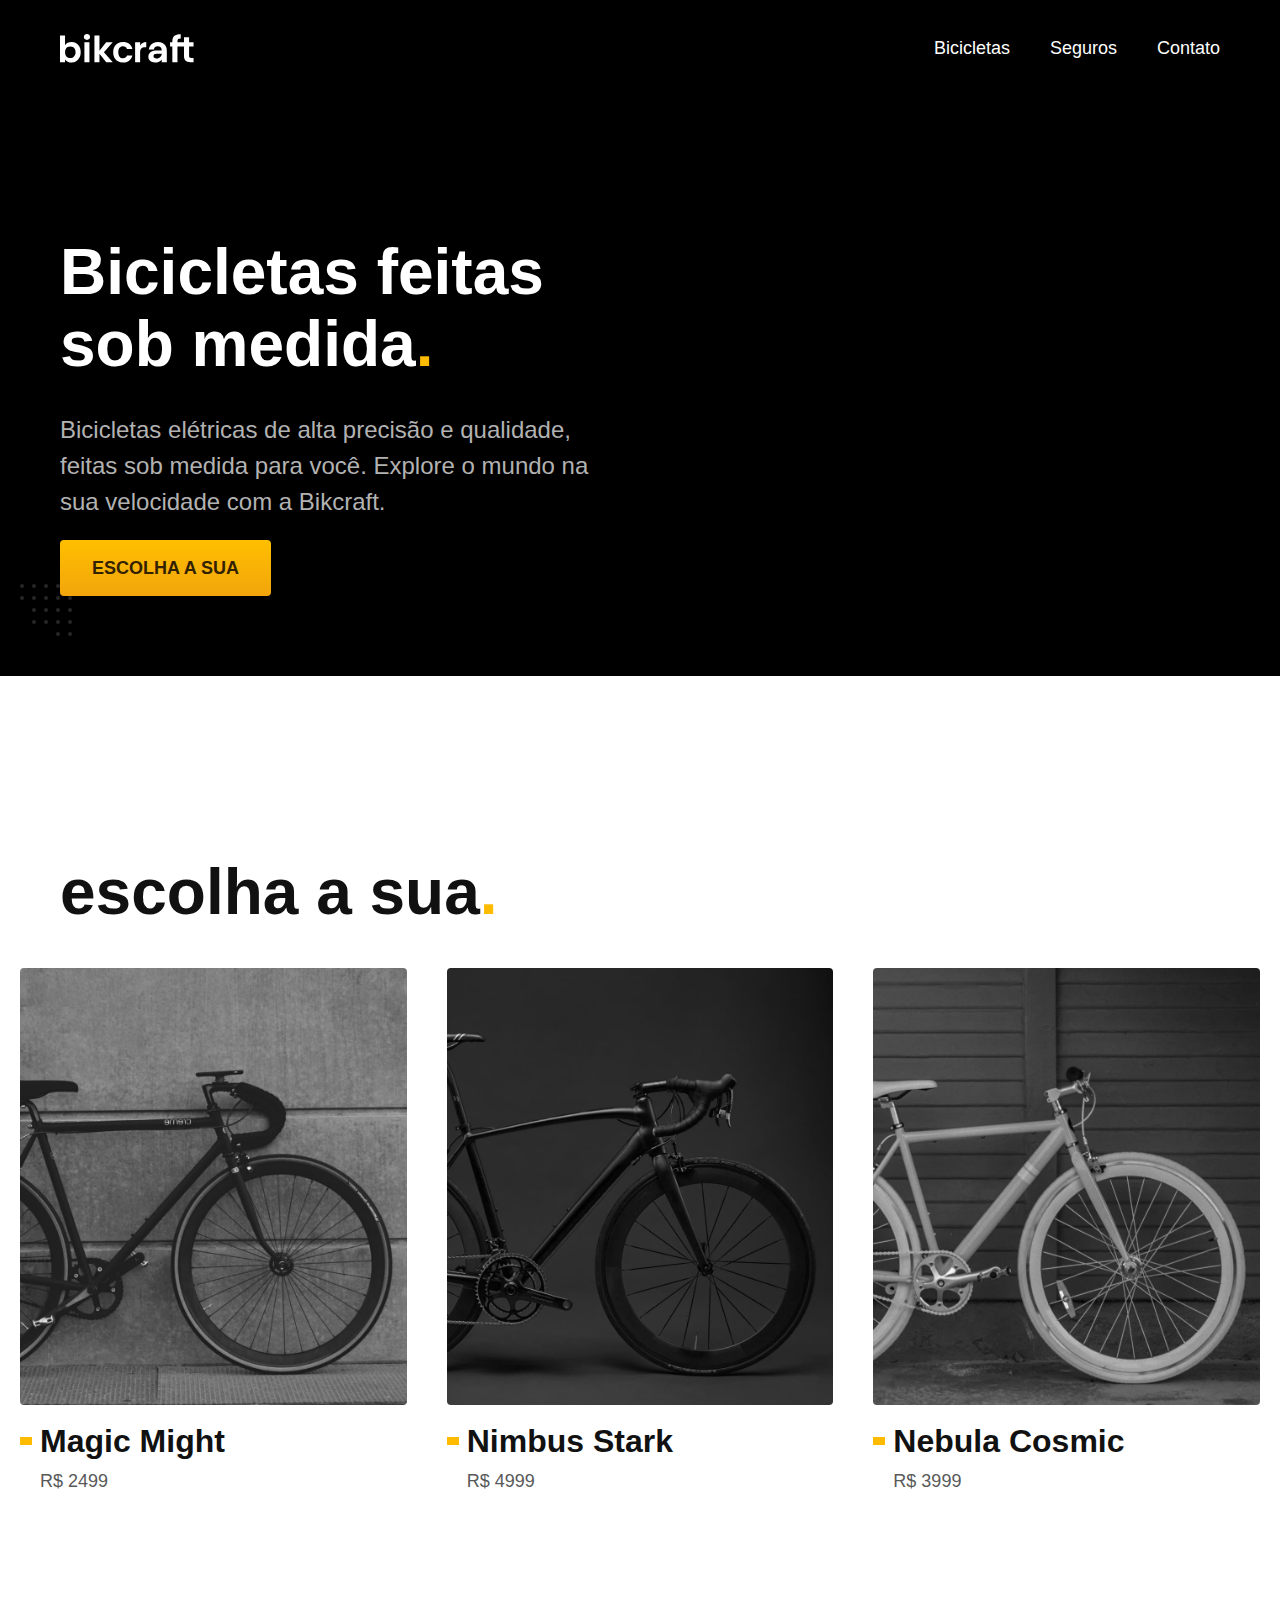
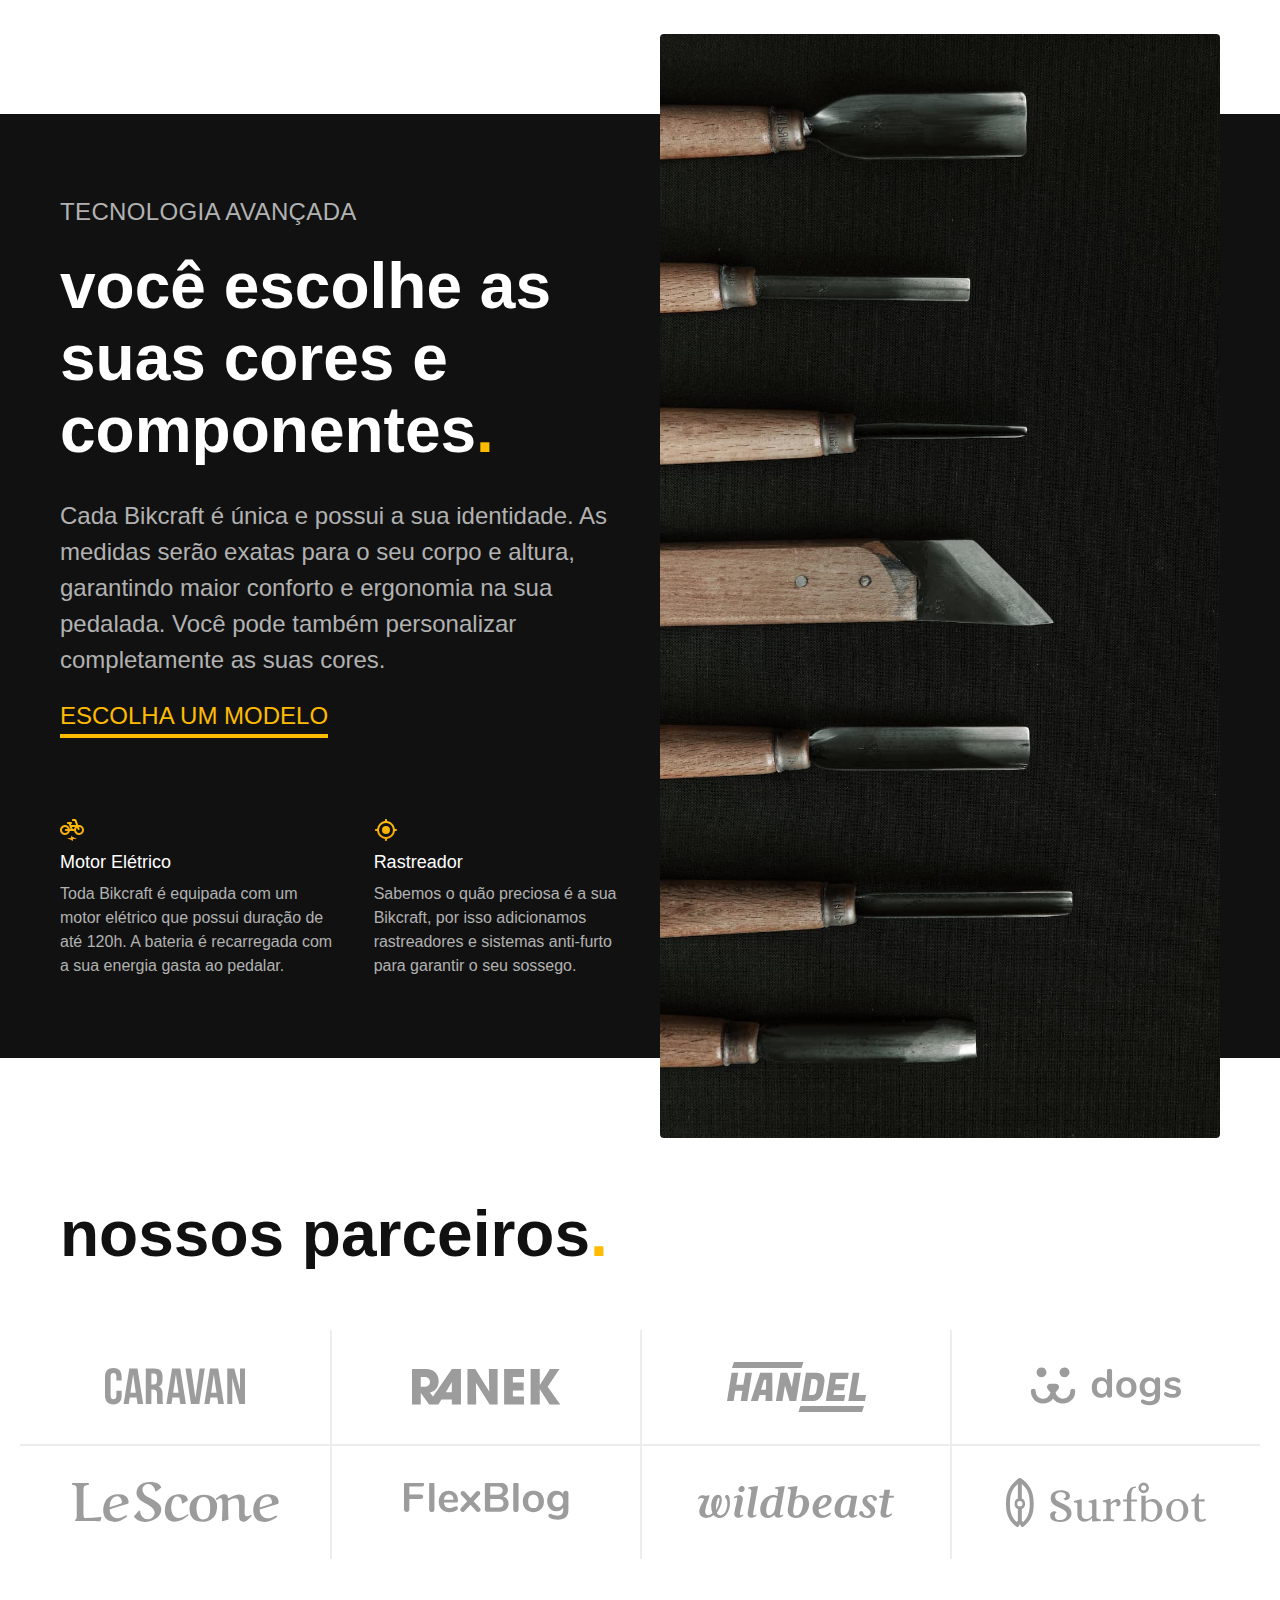
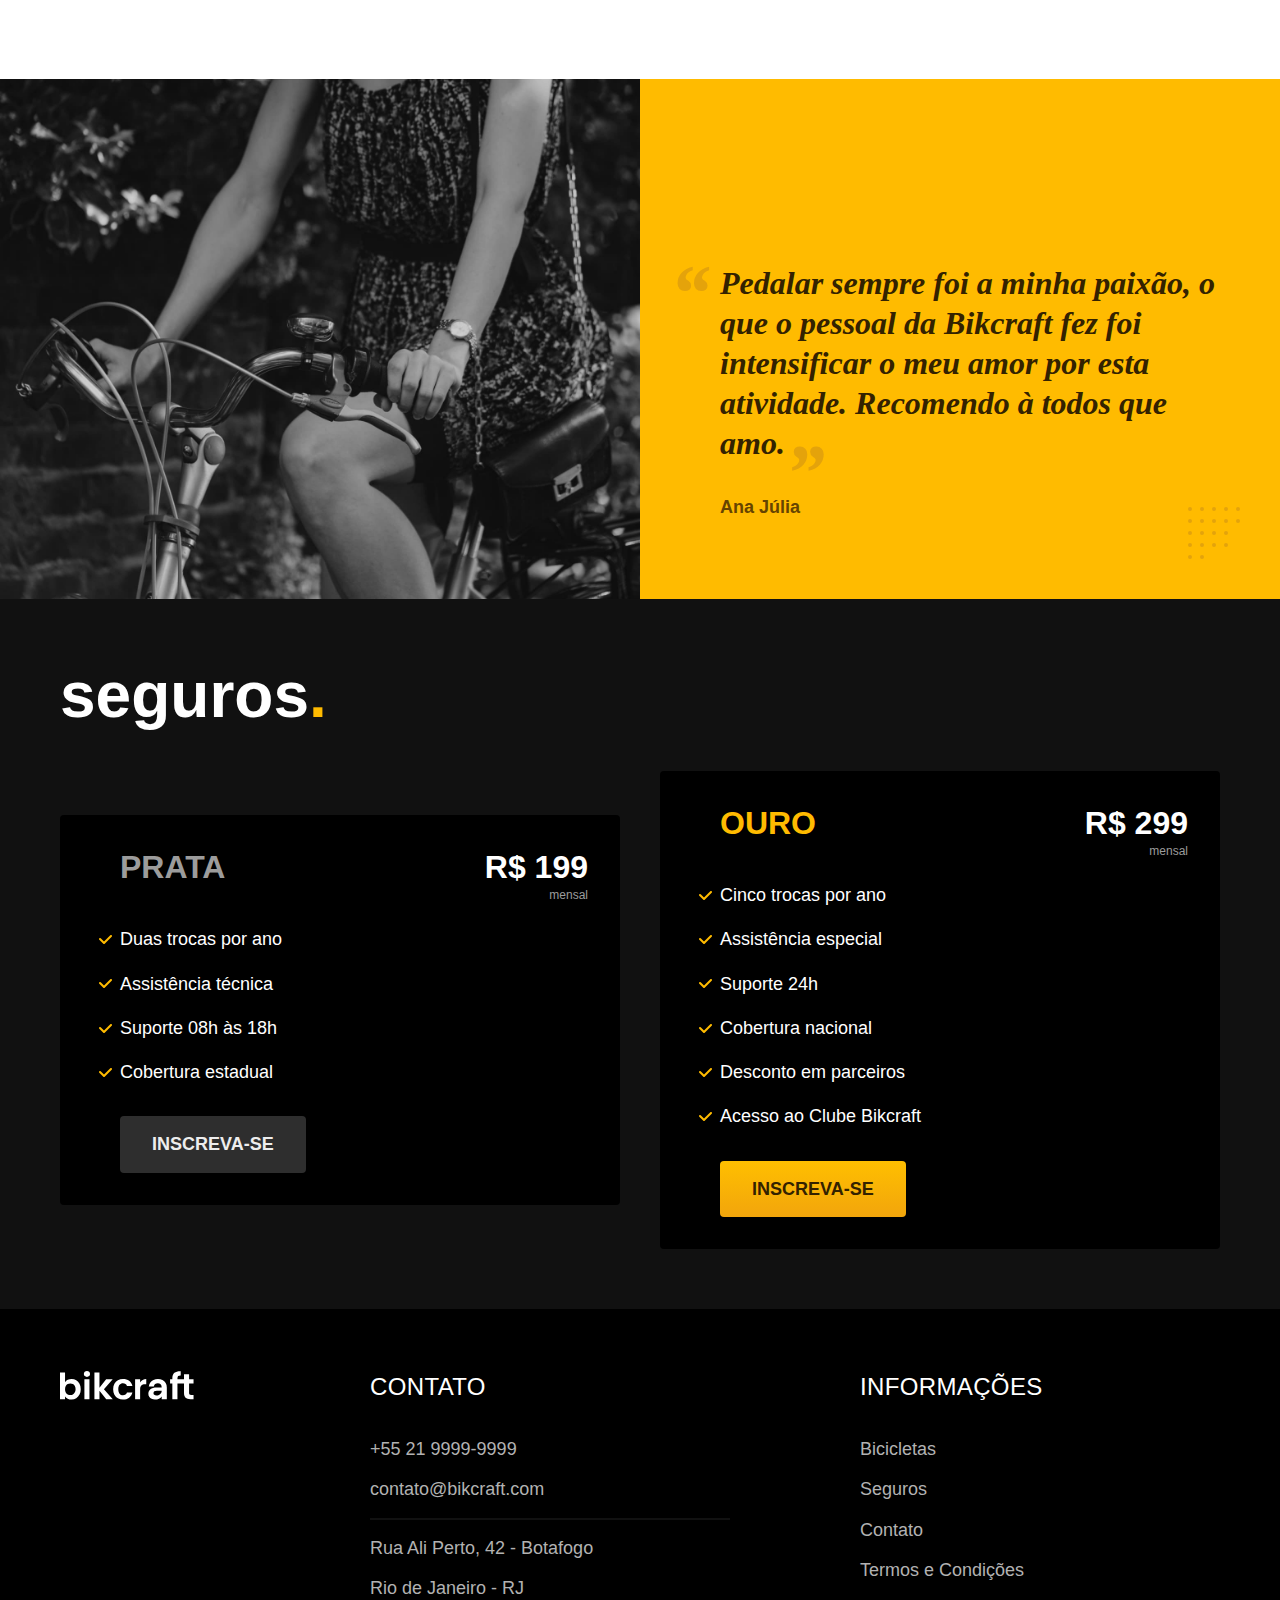
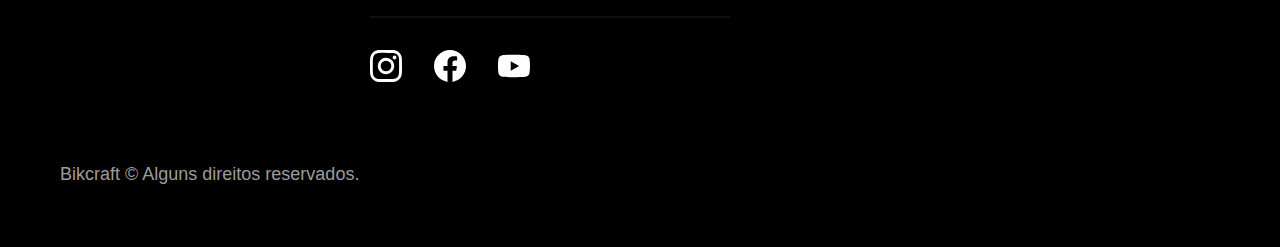
<file: index.html>
<!DOCTYPE html>
<html lang="pt-br">

<head>
  <meta charset="UTF-8">
  <meta name="viewport" content="width=device-width, initial-scale=1.0">

  <title>Bikcraft - Bicicletas Elétricas</title>
  <meta name="description" content="Bicicletas elétricas de alta precisão e qualidade, feitas sob medida para o cliente. Explore o mundo na sua velocidade com a Bikcraft.">
  <link rel="preload" href="./css/style.min.css" as="style">
  <link rel="stylesheet" href="./css/style.min.css">
  <link rel="icon" href="./img/bikcraft.svg" type="image/svg+xml">

  <script>
    document.documentElement.classList.add('js');
  </script>
</head>

<body>
  <header class="header-bg">
    <div class="header container">
      <a href="./">
        <img src="./img/bikcraft.svg" width="136" height="32" alt="Bikcraft">
      </a>

      <nav aria-label="primaria">
        <ul class="header-menu font-1-m cor-0">
          <li><a href="./bicicletas.html">Bicicletas</a></li>
          <li><a href="./seguros.html">Seguros</a></li>
          <li><a href="./contato.html">Contato</a></li>
        </ul>
      </nav>
    </div>
  </header>

  <main class="introducao-bg">
    <div class="introducao container">
      <div class="introducao-conteudo">
        <h1 class="font-1-xxl cor-0 fadeInDown"  data-anime="200">Bicicletas feitas sob medida<span class="cor-p1">.</span></h1>
        <p class="font-2-l cor-5 fadeInDown" data-anime="400">Bicicletas elétricas de alta precisão e qualidade, feitas sob medida para você. Explore o mundo na sua velocidade com a Bikcraft.</p>
        <a class="botao fadeInDown" data-anime="600" href="./bicicletas.html">Escolha a sua</a>
      </div>
      <picture class="fadeInDown" data-anime="800">
        <source media="(max-width: 800px)" srcset="./img/bicicletas/nimbus.jpg">
        <img src="./img/fotos/introducao.jpg" width="1280" height="1600" alt="Bicicleta elétrica preta.">
      </picture>
    </div>
  </main>

  <article class="bicicletas-lista">
    <h2 class="container font-1-xxl">escolha a sua<span class="cor-p1">.</span></h2>

    <ul>
      <li>
        <a href="./bicicletas/magic.html">
          <img src="./img/bicicletas/magic-home.jpg" width="920" height="1040" alt="Bicicleta preta">
          <h3 class="font-1-xl">Magic Might</h3>
          <span class="font-2-m cor-8">R$ 2499</span>
        </a>
      </li>
      <li>
        <a href="./bicicletas/nimbus.html">
          <img src="./img/bicicletas/nimbus-home.jpg" alt="Bicicleta preta" width="920" height="1040">
          <h3 class="font-1-xl">Nimbus Stark</h3>
          <span class="font-2-m cor-8">R$ 4999</span>
        </a>
      </li>
      <li>
        <a href="./bicicletas/nebula.html">
          <img src="./img/bicicletas/nebula-home.jpg" alt="Bicicleta preta" width="920" height="1040">
          <h3 class="font-1-xl">Nebula Cosmic</h3>
          <span class="font-2-m cor-8">R$ 3999</span>
        </a>
      </li>
    </ul>
  </article>

  <article class="tecnologia-bg">
    <div class="tecnologia container">
      <div class="tecnologia-conteudo">
        <span class="font-2-l-b cor-5">Tecnologia Avançada</span>
        <h2 class="font-1-xxl cor-0">você escolhe as suas cores e componentes<span class="cor-p1">.</span></h2>
        <p class="font-2-l cor-5">Cada Bikcraft é única e possui a sua identidade. As medidas serão exatas para o seu corpo e altura, garantindo maior conforto e ergonomia na sua pedalada. Você pode também personalizar completamente as suas cores.</p>
        <a class="link" href="./bicicletas.html">Escolha um modelo</a>
        <div class="tecnologia-vantagens">
          <div>
            <img src="./img/icones/eletrica.svg" width="24" height="24" alt="">
            <h3 class="font-1-m cor-0">Motor Elétrico</h3>
            <p class="font-2-s cor-5">Toda Bikcraft é equipada com um motor elétrico que possui duração de até 120h. A bateria é recarregada com a sua energia gasta ao pedalar.</p>
          </div>
          <div>
            <img src="./img/icones/rastreador.svg" width="24" height="24" alt="">
            <h3 class="font-1-m cor-0">Rastreador</h3>
            <p class="font-2-s cor-5">Sabemos o quão preciosa é a sua Bikcraft, por isso adicionamos rastreadores e sistemas anti-furto para garantir o seu sossego.</p>
          </div>
        </div>
      </div>
      <div class="tecnologia-imagem">
        <img src="./img/fotos/tecnologia.jpg" width="1200" height="1920" alt="">
      </div>
    </div>
  </article>

  <section class="parceiros" aria-label="Nossos Parceiros">
    <h2 class="container font-1-xxl">nossos parceiros<span class="cor-p1">.</span></h2>

    <ul>
      <li><img src="./img/parceiros/caravan.svg" alt="caravan" width="140" height="38"></li>
      <li><img src="./img/parceiros/ranek.svg" width="149" height="36" alt="ranek"></li>
      <li><img src="./img/parceiros/handel.svg" alt="handel" width="139" height="50"></li>
      <li><img src="./img/parceiros/dogs.svg" width="152" height="39" alt="dogs"></li>
      <li><img src="./img/parceiros/lescone.svg" width="208" height="41" alt="lescone"></li>
      <li><img src="./img/parceiros/flexblog.svg" alt="flexblog" width="165" height="38"></li>
      <li><img src="./img/parceiros/wildbeast.svg" alt="wildbeast" width="196" height="34"></li>
      <li><img src="./img/parceiros/surfbot.svg" alt="surfbot" width="200" height="49"></li>
    </ul>
  </section>

  <section class="depoimento" aria-label="Depoimento">
    <div>
      <img src="./img/fotos/depoimento.jpg" width="1560" height="1360" alt="Pessoa pedalando uma bicicleta Bikcraft">
    </div>
    <div class="depoimento-conteudo">
      <blockquote class="font-1-xl cor-p5">
        <p>Pedalar sempre foi a minha paixão, o que o pessoal da Bikcraft fez foi intensificar o meu amor por esta atividade. Recomendo à todos que amo.</p>
      </blockquote>
      <span class="font-1-m-b cor-p4">Ana Júlia</span>
    </div>
  </section>

  <article class="seguros-bg">
    <div class="seguros container">
      <h2 class="font-1-xxl cor-0">seguros<span class="cor-p1">.</span></h2>
      <div class="seguros-item">
        <h3 class="font-1-xl cor-6">PRATA</h3>
        <span class="font-1-xl cor-0">R$ 199 <span class="font-1-xs cor-6">mensal</span></span>
        <ul class="font-2-m cor-0">
          <li>Duas trocas por ano</li>
          <li>Assistência técnica</li>
          <li>Suporte 08h às 18h</li>
          <li>Cobertura estadual</li>
        </ul>
        <a class="botao secundario" href="./orcamento.html">Inscreva-se</a>
      </div>

      <div class="seguros-item">
        <h3 class="font-1-xl cor-p1">OURO</h3>
        <span class="font-1-xl cor-0">R$ 299 <span class="font-1-xs cor-6">mensal</span></span>
        <ul class="font-2-m cor-0">
          <li>Cinco trocas por ano</li>
          <li>Assistência especial</li>
          <li>Suporte 24h</li>
          <li>Cobertura nacional</li>
          <li>Desconto em parceiros</li>
          <li>Acesso ao Clube Bikcraft</li>
        </ul>
        <a class="botao" href="./orcamento.html">Inscreva-se</a>
      </div>
    </div>
  </article>

  <footer class="footer-bg">
    <div class="footer container">
      <img src="./img/bikcraft.svg" width="136" height="32" alt="Bikcraft">
      <div class="footer-contato">
        <h3 class="font-2-l-b cor-0">Contato</h3>
        <ul class="font-2-m cor-5">
          <li><a href="tel:+552199999999">+55 21 9999-9999</a></li>
          <li><a href="mailto:contato@bikcraft.com">contato@bikcraft.com</a></li>
          <li>Rua Ali Perto, 42 - Botafogo</li>
          <li>Rio de Janeiro - RJ</li>
        </ul>
        <div class="footer-redes">
          <a href="./">
            <img src="./img/redes/instagram.svg" alt="Instagram" width="32" height="32">
          </a>
          <a href="./">
            <img src="./img/redes/facebook.svg" alt="Facebook" width="32" height="32">
          </a>
          <a href="./">
            <img src="./img/redes/youtube.svg" width="32" height="32" alt="Youtube">
          </a>
        </div>
      </div>
      <div class="footer-informacoes">
        <h3 class="font-2-l-b cor-0">Informações</h3>
        <nav>
          <ul class="font-1-m cor-5">
            <li><a href="./bicicletas.html">Bicicletas</a></li>
            <li><a href="./seguros.html">Seguros</a></li>
            <li><a href="./contato.html">Contato</a></li>
            <li><a href="./termos.html">Termos e Condições</a></li>
          </ul>
        </nav>
      </div>
      <p class="footer-copy font-2-m cor-6">Bikcraft © Alguns direitos reservados.</p>
    </div>
  </footer>
  <script src="./js/plugins/simple-anime.js"></script>
  <script src="./js/script.js"></script>
</body>
</html>
</file>
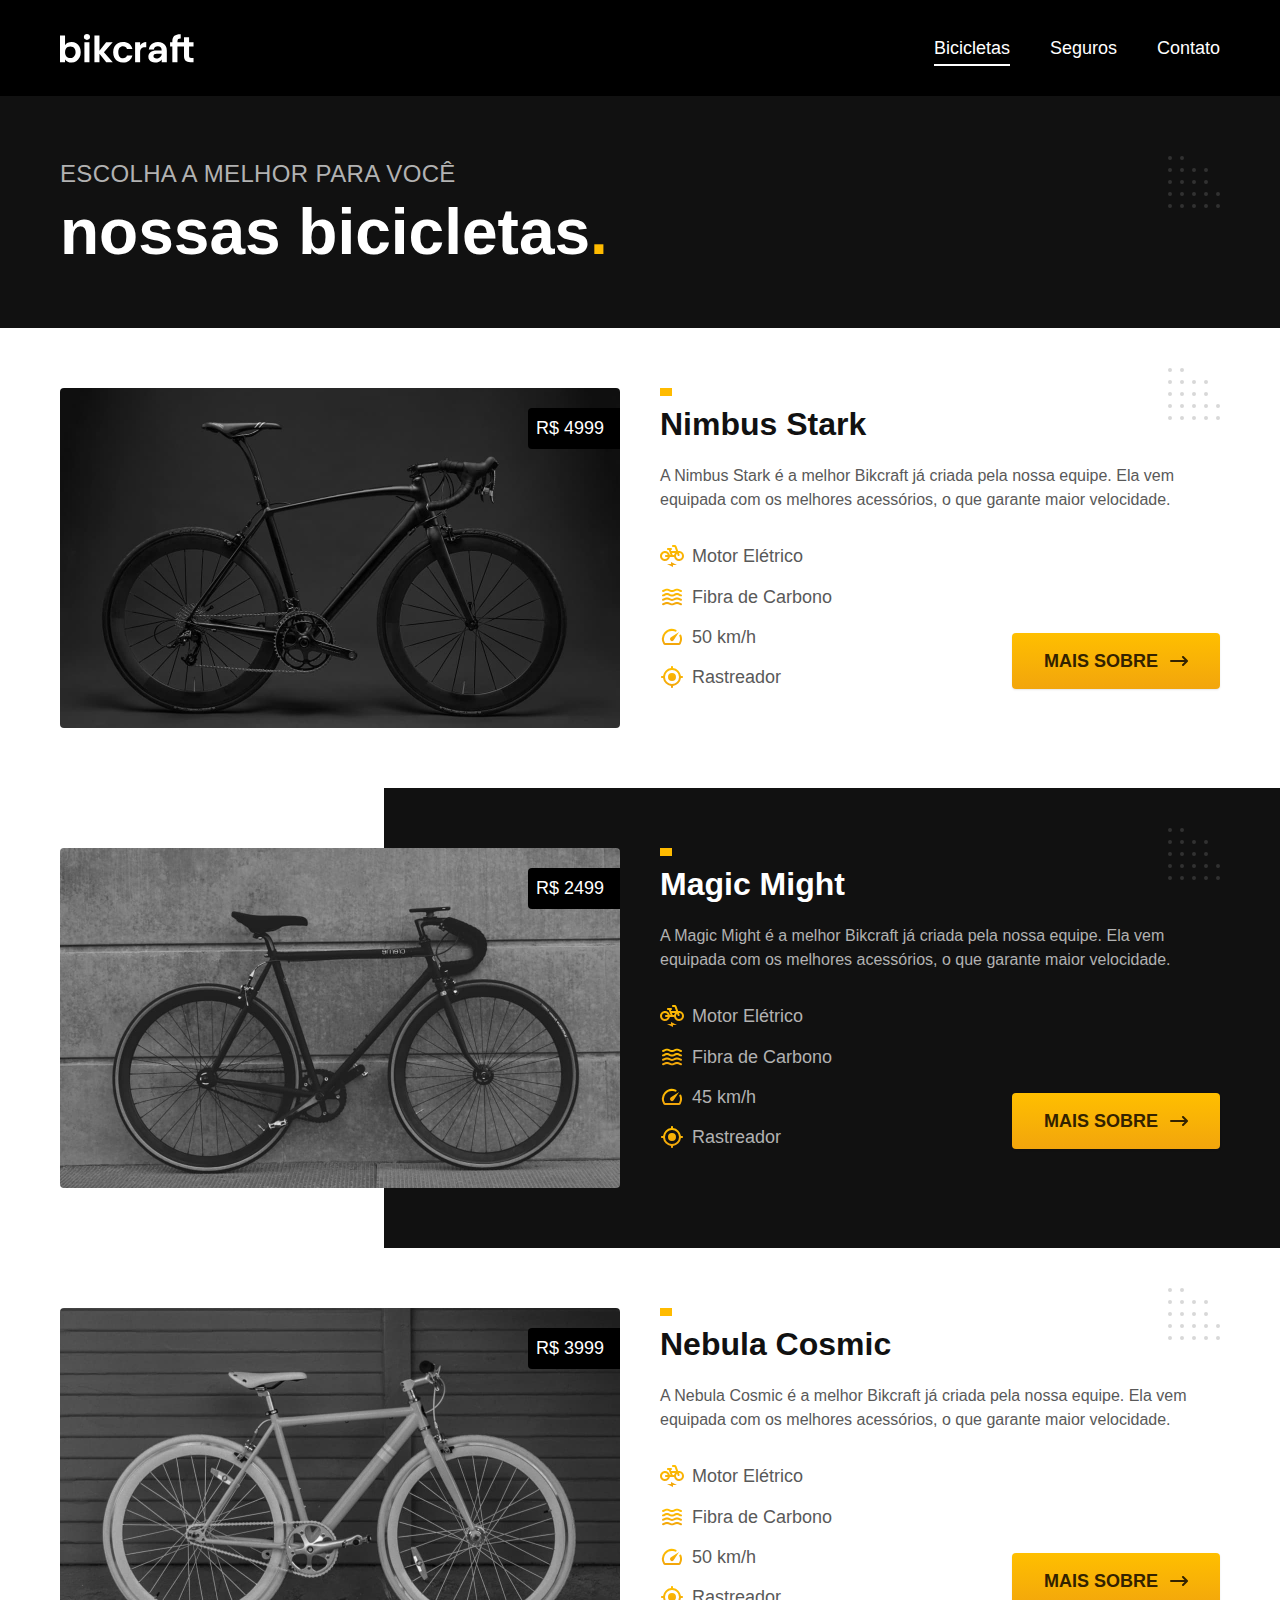
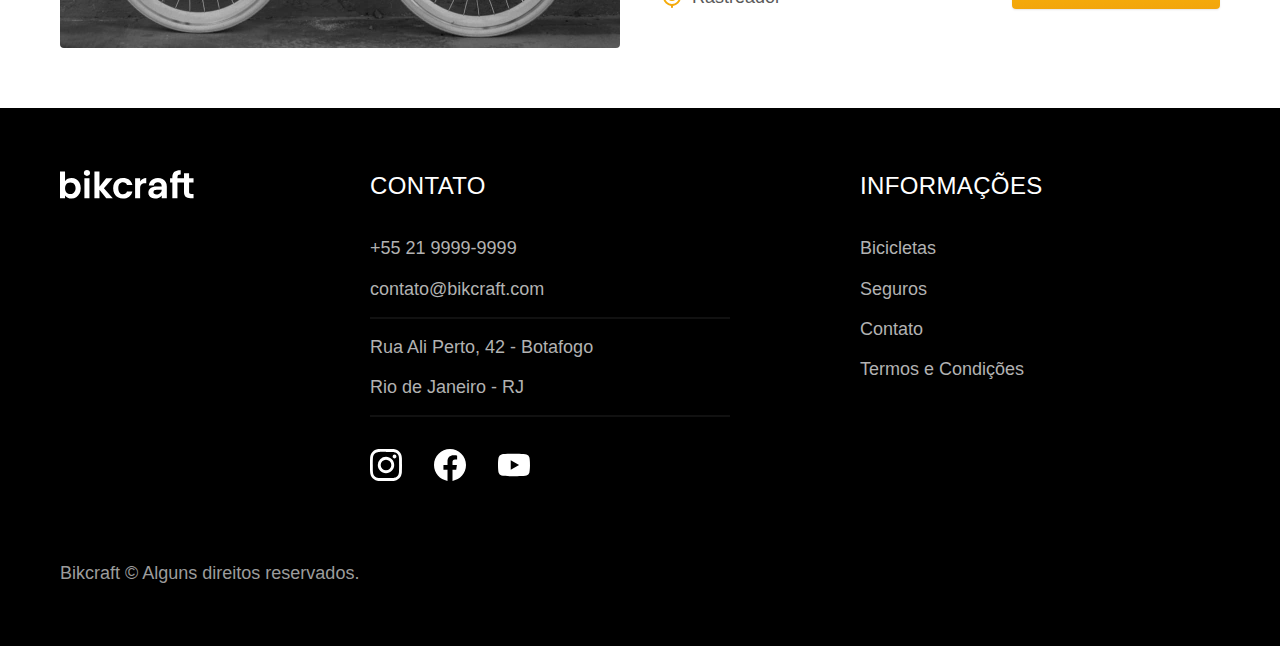
<file: bicicletas.html>
<!DOCTYPE html>
<html lang="pt-br">

<head>
  <meta charset="UTF-8">
  <meta name="viewport" content="width=device-width, initial-scale=1.0">

  <title>Bicicletas | Bikcraft</title>
  <meta name="description" content="Bicicletas">

  <link rel="preload" href="./css/style.min.css" as="style">
  <link rel="stylesheet" href="./css/style.min.css">
  <link rel="icon" href="./img/bikcraft.svg" type="image/svg+xml">
  <script>
    document.documentElement.classList.add('js');
  </script>
</head>

<body id="bicicletas">
  <header class="header-bg">
    <div class="header container">
      <a href="./">
        <img src="./img/bikcraft.svg" alt="Bikcraft">
      </a>

      <nav aria-label="primaria">
        <ul class="header-menu font-1-m cor-0">
          <li><a href="./bicicletas.html">Bicicletas</a></li>
          <li><a href="./seguros.html">Seguros</a></li>
          <li><a href="./contato.html">Contato</a></li>
        </ul>
      </nav>
    </div>
  </header>

  <main>
    <div class="titulo-bg">
      <div class="titulo container">
        <p class="font-2-l-b cor-5">Escolha a melhor para você</p>
        <h1 class="font-1-xxl cor-0">nossas bicicletas<span class="cor-p1">.</span></h1>
      </div>
    </div>

    <div class="bicicletas container">
      <div class="bicicletas-imagem">
        <img src="./img/bicicletas/nimbus.jpg" alt="Bicicleta preta">
        <span class="font-2-m cor-0">R$ 4999</span>
      </div>
      <div class="bicicletas-conteudo">
        <h2 class="font-1-xl">Nimbus Stark</h2>
        <p class="font-2-s cor-8">A Nimbus Stark é a melhor Bikcraft já criada pela nossa equipe. Ela vem equipada com os melhores acessórios, o que garante maior velocidade.</p>
        <ul class="font-1-m cor-8">
          <li>
            <img src="./img/icones/eletrica.svg" alt="">
            Motor Elétrico
          </li>
          <li>
            <img src="./img/icones/carbono.svg" alt="">
            Fibra de Carbono
          </li>
          <li>
            <img src="./img/icones/velocidade.svg" alt="">
            50 km/h
          </li>
          <li>
            <img src="./img/icones/rastreador.svg" alt="">
            Rastreador
          </li>
        </ul>
        <a class="botao seta" href="./bicicletas/nimbus.html">Mais Sobre</a>
      </div>
    </div>

    <div class="bicicletas-bg">
      <div class="bicicletas container">
        <div class="bicicletas-imagem">
          <img src="./img/bicicletas/magic.jpg" alt="Bicicleta preta">
          <span class="font-2-m cor-0">R$ 2499</span>
        </div>
        <div class="bicicletas-conteudo">
          <h2 class="font-1-xl cor-0">Magic Might</h2>
          <p class="font-2-s cor-5">A Magic Might é a melhor Bikcraft já criada pela nossa equipe. Ela vem equipada com os melhores acessórios, o que garante maior velocidade.</p>
          <ul class="font-1-m cor-5">
            <li>
              <img src="./img/icones/eletrica.svg" alt="">
              Motor Elétrico
            </li>
            <li>
              <img src="./img/icones/carbono.svg" alt="">
              Fibra de Carbono
            </li>
            <li>
              <img src="./img/icones/velocidade.svg" alt="">
              45 km/h
            </li>
            <li>
              <img src="./img/icones/rastreador.svg" alt="">
              Rastreador
            </li>
          </ul>
          <a class="botao seta" href="./bicicletas/magic.html">Mais Sobre</a>
        </div>
      </div>
    </div>

    <div class="bicicletas container">
      <div class="bicicletas-imagem">
        <img src="./img/bicicletas/nebula.jpg" alt="Bicicleta preta">
        <span class="font-2-m cor-0">R$ 3999</span>
      </div>
      <div class="bicicletas-conteudo">
        <h2 class="font-1-xl">Nebula Cosmic</h2>
        <p class="font-2-s cor-8">A Nebula Cosmic é a melhor Bikcraft já criada pela nossa equipe. Ela vem equipada com os melhores acessórios, o que garante maior velocidade.</p>
        <ul class="font-1-m cor-8">
          <li>
            <img src="./img/icones/eletrica.svg" alt="">
            Motor Elétrico
          </li>
          <li>
            <img src="./img/icones/carbono.svg" alt="">
            Fibra de Carbono
          </li>
          <li>
            <img src="./img/icones/velocidade.svg" alt="">
            50 km/h
          </li>
          <li>
            <img src="./img/icones/rastreador.svg" alt="">
            Rastreador
          </li>
        </ul>
        <a class="botao seta" href="./bicicletas/nebula.html">Mais Sobre</a>
      </div>
    </div>

  </main>

  <footer class="footer-bg">
    <div class="footer container">
      <img src="./img/bikcraft.svg" alt="Bikcraft">
      <div class="footer-contato">
        <h3 class="font-2-l-b cor-0">Contato</h3>
        <ul class="font-2-m cor-5">
          <li><a href="tel:+552199999999">+55 21 9999-9999</a></li>
          <li><a href="mailto:contato@bikcraft.com">contato@bikcraft.com</a></li>
          <li>Rua Ali Perto, 42 - Botafogo</li>
          <li>Rio de Janeiro - RJ</li>
        </ul>
        <div class="footer-redes">
          <a href="./">
            <img src="./img/redes/instagram.svg" alt="Instagram">
          </a>
          <a href="./">
            <img src="./img/redes/facebook.svg" alt="Facebook">
          </a>
          <a href="./">
            <img src="./img/redes/youtube.svg" alt="Youtube">
          </a>
        </div>
      </div>
      <div class="footer-informacoes">
        <h3 class="font-2-l-b cor-0">Informações</h3>
        <nav>
          <ul class="font-1-m cor-5">
            <li><a href="./bicicletas.html">Bicicletas</a></li>
            <li><a href="./seguros.html">Seguros</a></li>
            <li><a href="./contato.html">Contato</a></li>
            <li><a href="./termos.html">Termos e Condições</a></li>
          </ul>
        </nav>
      </div>
      <p class="footer-copy font-2-m cor-6">Bikcraft © Alguns direitos reservados.</p>
    </div>
  </footer>
  <script src="./js/script.js"></script>
</body>

</html>
</file>
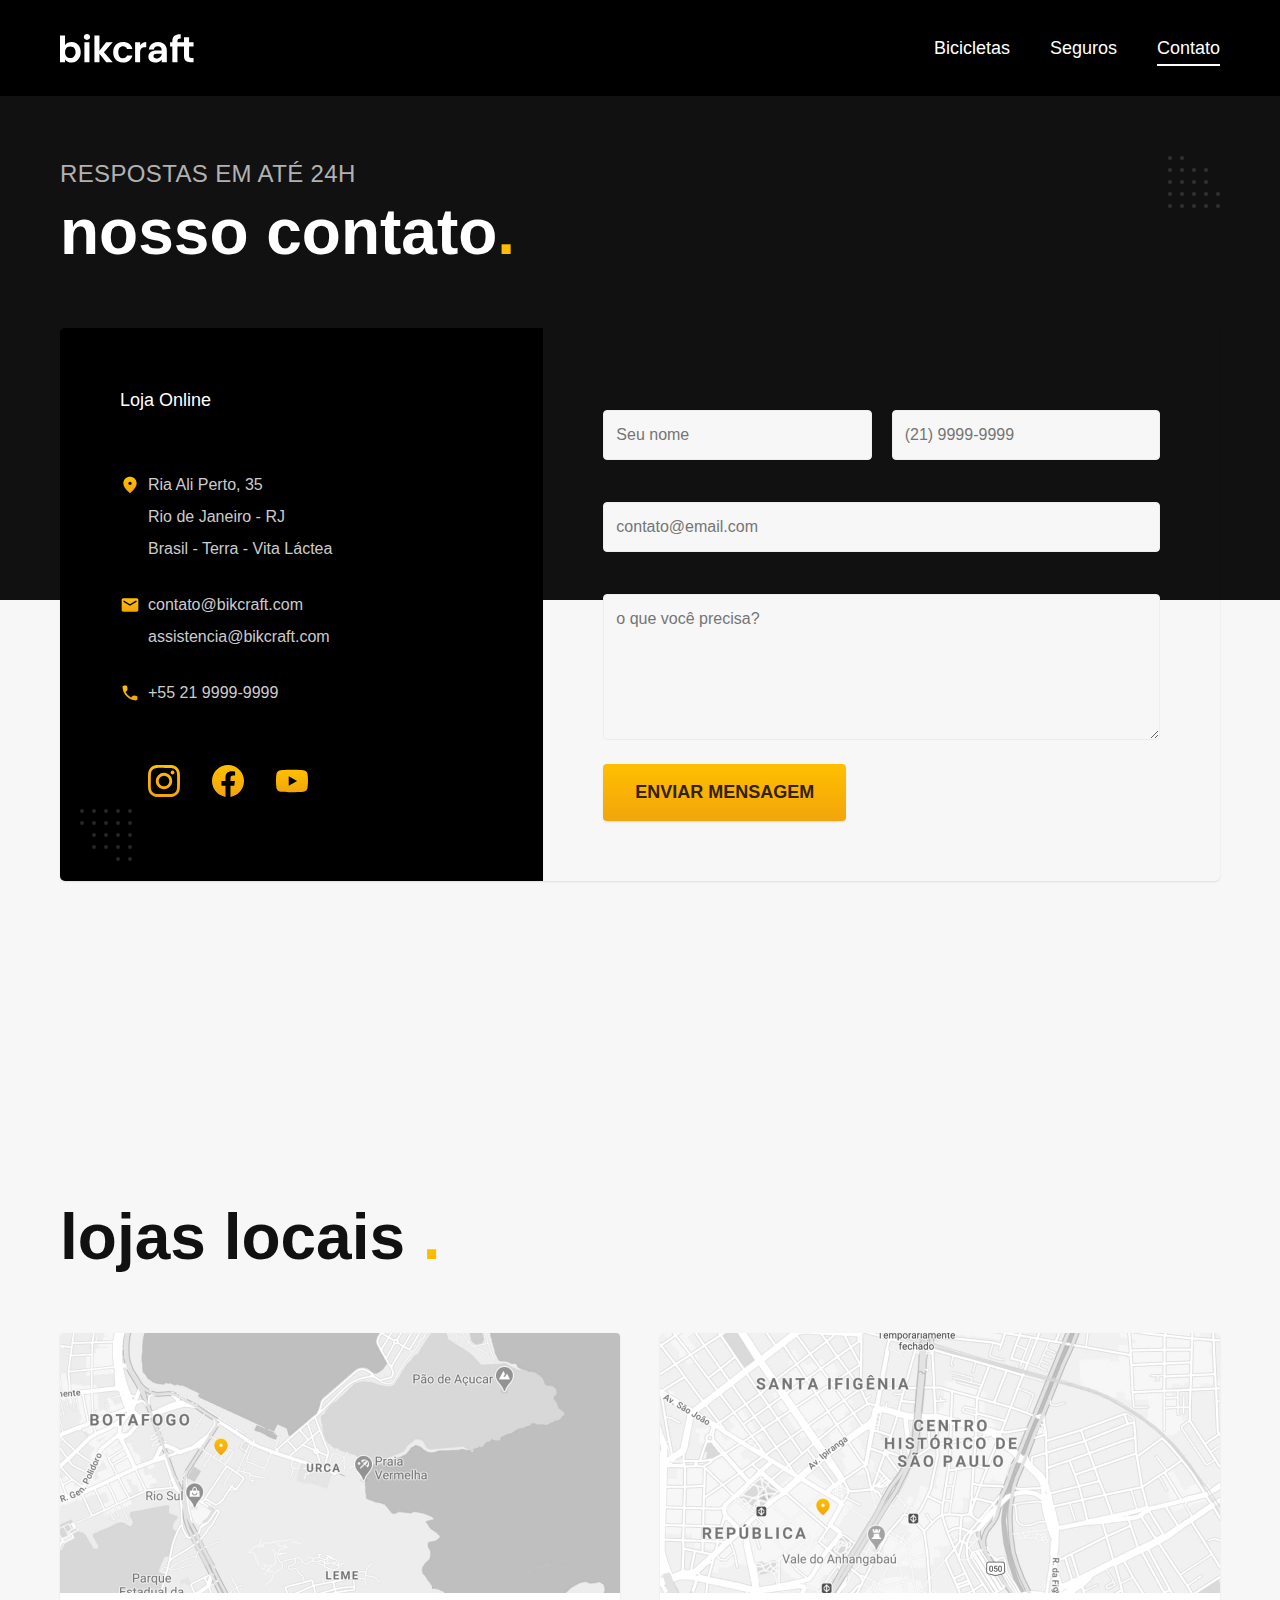
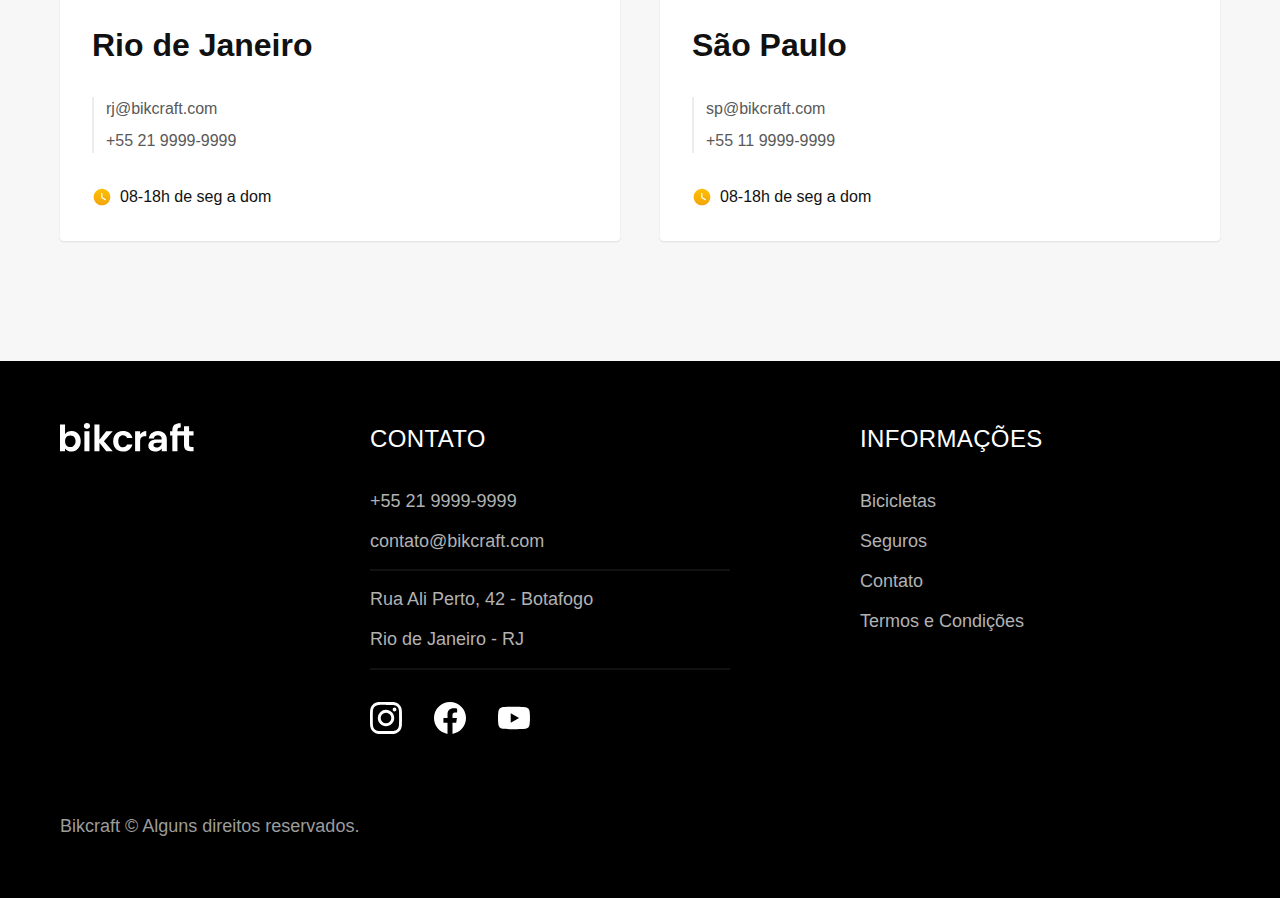
<file: contato.html>
<!DOCTYPE html>
<html lang="pt-br">

<head>
  <meta charset="UTF-8">
  <meta name="viewport" content="width=device-width, initial-scale=1.0">

  <title>Contato | Bikcraft</title>
  <meta name="description" content="Termos e condições.">

  <link rel="preload" href="./css/style.min.css" as="style">
  <link rel="stylesheet" href="./css/style.min.css">
  <link rel="icon" href="./img/bikcraft.svg" type="image/svg+xml">

  <script>
    document.documentElement.classList.add('js');
  </script>
</head>

<body id="contato">
  <header class="header-bg">
    <div class="header container">
      <a href="./">
        <img src="./img/bikcraft.svg" alt="Bikcraft">
      </a>

      <nav aria-label="primaria">
        <ul class="header-menu font-1-m cor-0">
          <li><a href="./bicicletas.html">Bicicletas</a></li>
          <li><a href="./seguros.html">Seguros</a></li>
          <li><a href="./contato.html">Contato</a></li>
        </ul>
      </nav>
    </div>
  </header>

  <main>
    <div class="titulo-bg">
      <div class="titulo container">
        <p class="font-2-l-b cor-5">Respostas em até 24h</p>
        <h1 class="font-1-xxl cor-0">nosso contato<span class="cor-p1">.</span></h1>
      </div>
    </div>
    <div class="contato container">
      <section class="contato-dados" aria-label="Endereço">
        <h2 class="font-1-m cor-0">Loja Online</h2>
        <div class="contato-endereco font-2-s cor-4">
          <p>Ria Ali Perto, 35</p>
          <p>Rio de Janeiro - RJ</p>
          <p>Brasil - Terra - Vita Láctea</p>
        </div>
        <address class="contato-meios font-2-s cor-4">
          <a href="mailto:contato@bikcraft.com">contato@bikcraft.com</a>
          <a href="mailto:assistencia@bikcraft.com">assistencia@bikcraft.com</a>
          <a href="tel:+552199999999">+55 21 9999-9999</a>
        </address>
        <div class="contato-redes">
          <a href="./">
            <img src="./img/redes/instagram-p.svg" alt="Instagram">
          </a>
          <a href="./">
            <img src="./img/redes/facebook-p.svg" alt="Facebook">
          </a>
          <a href="./">
            <img src="./img/redes/youtube-p.svg" alt="Youtube">
          </a>
        </div>
      </section>
      <section class="contato-formulario" aria-label="Formulário">
        <form class="form" action="./contato.html">
          <div>
            <label for="nome">Nome</label>
            <input type="text" id="nome" name="nome" placeholder="Seu nome">
          </div>
          <div>
            <label for="telefone">Telefone</label>
            <input type="text" id="telefone" name="telefone" placeholder="(21) 9999-9999">
          </div>
          <div class="col-2">
            <label for="email">Email</label>
            <input type="email" id="email" name="email" placeholder="contato@email.com">
          </div>
          <div class="col-2">
            <label for="mensagem">Mensagem</label>
            <textarea rows="5" id="mensagem" name="mensagem" placeholder="o que você precisa?"></textarea>
          </div>
          <button class="botao col-2">Enviar Mensagem</button>
        </form>
      </section>
    </div>
  </main>

  <article class="lojas container">
    <h2 class="font-1-xxl">lojas locais <span class="cor-p1">.</span></h2>
    <div class="lojas-item">
      <img src="./img/lojas/rj.jpg" alt="mapa marcando o endereço em rua Ali perto, 25, RJ">
      <div class="lojas-conteudo">
        <h3 class="font-1-xl">Rio de Janeiro</h3>
        <div class="lojas-dados font-2-s cor-8">
          <a href="mailto:rj@bikcraft.com">rj@bikcraft.com</a>
          <a href="tel:+552199999999">+55 21 9999-9999</a>
        </div>
        <p class="lojas-tempo font-1-s"><img src="./img/icones/horario.svg" alt="">08-18h de seg a dom</p>
      </div>
    </div>
    <div class="lojas-item">
      <img src="./img/lojas/sp.jpg" alt="mapa marcando o endereço em rua Ali perto, 25, SP">
      <div class="lojas-conteudo">
        <h3 class="font-1-xl">São Paulo</h3>
        <div class="lojas-dados font-2-s cor-8">
          <a href="mailto:sp@bikcraft.com">sp@bikcraft.com</a>
          <a href="tel:+551199999999">+55 11 9999-9999</a>
        </div>
        <p class="lojas-tempo font-1-s"><img src="./img/icones/horario.svg" alt="">08-18h de seg a dom</p>
      </div>
    </div>
  </article>
  <footer class="footer-bg">
    <div class="footer container">
      <img src="./img/bikcraft.svg" alt="Bikcraft">
      <div class="footer-contato">
        <h3 class="font-2-l-b cor-0">Contato</h3>
        <ul class="font-2-m cor-5">
          <li><a href="tel:+552199999999">+55 21 9999-9999</a></li>
          <li><a href="mailto:contato@bikcraft.com">contato@bikcraft.com</a></li>
          <li>Rua Ali Perto, 42 - Botafogo</li>
          <li>Rio de Janeiro - RJ</li>
        </ul>
        <div class="footer-redes">
          <a href="./">
            <img src="./img/redes/instagram.svg" alt="Instagram">
          </a>
          <a href="./">
            <img src="./img/redes/facebook.svg" alt="Facebook">
          </a>
          <a href="./">
            <img src="./img/redes/youtube.svg" alt="Youtube">
          </a>
        </div>
      </div>
      <div class="footer-informacoes">
        <h3 class="font-2-l-b cor-0">Informações</h3>
        <nav>
          <ul class="font-1-m cor-5">
            <li><a href="./bicicletas.html">Bicicletas</a></li>
            <li><a href="./seguros.html">Seguros</a></li>
            <li><a href="./contato.html">Contato</a></li>
            <li><a href="./termos.html">Termos e Condições</a></li>
          </ul>
        </nav>
      </div>
      <p class="footer-copy font-2-m cor-6">Bikcraft © Alguns direitos reservados.</p>
    </div>
  </footer>
  <script src="./js/script.js"></script>
</body>

</html>
</file>
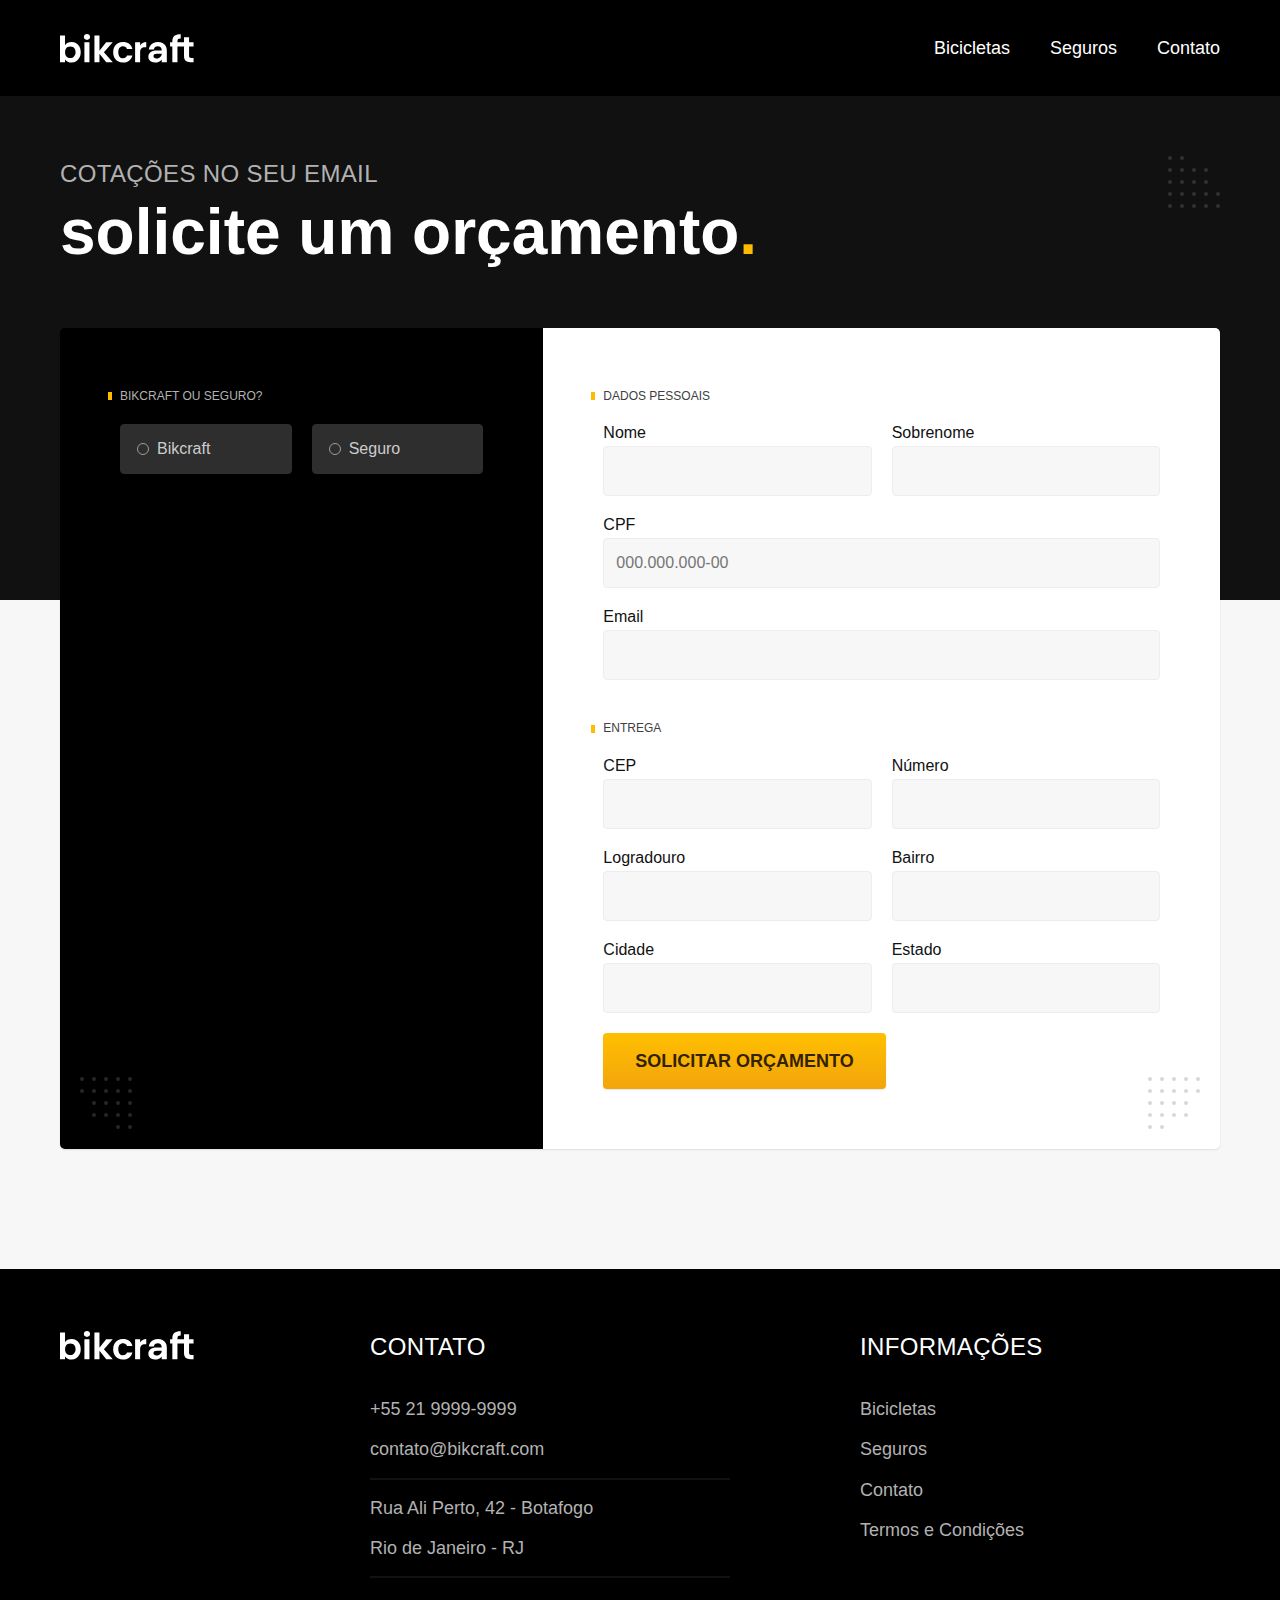
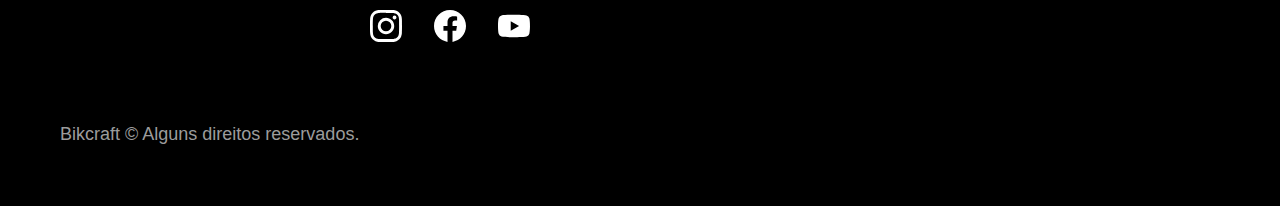
<file: orcamento.html>
<!DOCTYPE html>
<html lang="pt-br">

<head>
  <meta charset="UTF-8">
  <meta name="viewport" content="width=device-width, initial-scale=1.0">

  <title>Orçamento | Bikcraft</title>
  <meta name="description" content="Orçamento.">

  <link rel="preload" href="./css/style.min.css" as="style">
  <link rel="stylesheet" href="./css/style.min.css">
  <link rel="icon" href="./img/bikcraft.svg" type="image/svg+xml">

  <script>
    document.documentElement.classList.add('js');
  </script>
</head>

<body id="orcamento">
  <header class="header-bg">
    <div class="header container">
      <a href="./">
        <img src="./img/bikcraft.svg" alt="Bikcraft">
      </a>

      <nav aria-label="primaria">
        <ul class="header-menu font-1-m cor-0">
          <li><a href="./bicicletas.html">Bicicletas</a></li>
          <li><a href="./seguros.html">Seguros</a></li>
          <li><a href="./contato.html">Contato</a></li>
        </ul>
      </nav>
    </div>
  </header>

  <main>
    <div class="titulo-bg">
      <div class="titulo container">
        <p class="font-2-l-b cor-5">Cotações no seu email</p>
        <h1 class="font-1-xxl cor-0">solicite um orçamento<span class="cor-p1">.</span></h1>
      </div>
    </div>

    <form class="orcamento container" action="./orcamento.html">
      <div class="orcamento-produto">
        <h2 class="font-1-xs cor-5">Bikcraft ou Seguro?</h2>

        <input type="radio" name="tipo" value="bikcraft" id="bikcraft">
        <label for="bikcraft">Bikcraft</label>

        <input type="radio" name="tipo" value="seguro" id="seguro">
        <label for="seguro">Seguro</label>

        <div class="orcamento-conteudo" id="orcamento-bikcraft">
          <h2 class="font-1-xs cor-5">Escolha a sua</h2>

          <input type="radio" name="produto" value="nimbus" id="nimbus">
          <label for="nimbus">Nimbus Stark <span>R$ 4999</span></label>
          <div class="orcamento-detalhes">
            <ul class="font-1-xs cor-8">
              <li><img src="./img/icones/eletrica.svg" alt=""> Motor Elétrico</li>
              <li><img src="./img/icones/carbono.svg" alt=""> Fibra de Carbono</li>
              <li><img src="./img/icones/velocidade.svg" alt=""> 50 km/h</li>
              <li><img src="./img/icones/rastreador.svg" alt=""> Rastreador</li>
            </ul>
            <img src="./img/bicicletas/nimbus.jpg" alt="Bicicleta preta">
          </div>

          <input type="radio" name="produto" value="magic" id="magic">
          <label for="magic">Magic Might <span>R$ 2499</span></label>
          <div class="orcamento-detalhes">
            <ul class="font-1-xs cor-8">
              <li><img src="./img/icones/eletrica.svg" alt=""> Motor Elétrico</li>
              <li><img src="./img/icones/carbono.svg" alt=""> Fibra de Carbono</li>
              <li><img src="./img/icones/velocidade.svg" alt=""> 45 km/h</li>
              <li><img src="./img/icones/rastreador.svg" alt=""> Rastreador</li>
            </ul>
            <img src="./img/bicicletas/magic.jpg" alt="Bicicleta preta">
          </div>

          <input type="radio" name="produto" value="nebula" id="nebula">
          <label for="nebula">Nebula Cosmic <span>R$ 3999</span></label>
          <div class="orcamento-detalhes">
            <ul class="font-1-xs cor-8">
              <li><img src="./img/icones/eletrica.svg" alt=""> Motor Elétrico</li>
              <li><img src="./img/icones/carbono.svg" alt=""> Fibra de Carbono</li>
              <li><img src="./img/icones/velocidade.svg" alt=""> 40 km/h</li>
              <li><img src="./img/icones/rastreador.svg" alt=""> Rastreador</li>
            </ul>
            <img src="./img/bicicletas/nebula.jpg" alt="Bicicleta branca">
          </div>

        </div>

        <div class="orcamento-conteudo" id="orcamento-seguro">
          <h2 class="font-1-xs cor-5">Escolha o plano</h2>

          <input type="radio" name="produto" value="prata" id="prata">
          <label for="prata">Prata <span>R$ 199</span></label>

          <input type="radio" name="produto" value="ouro" id="ouro">
          <label for="ouro">Ouro <span>R$ 299</span></label>
        </div>
      </div>
      <div class="orcamento-dados form">
        <h2 class="font-1-xs cor-9 col-2">dados pessoais</h2>
        <div>
          <label for="nome">Nome</label>
          <input type="text" id="nome" name="nome">
        </div>
        <div>
          <label for="sobrenome">Sobrenome</label>
          <input type="text" id="sobrenome" name="sobrenome">
        </div>
        <div class="col-2">
          <label for="cpf">CPF</label>
          <input type="text" id="cpf" name="cpf" placeholder="000.000.000-00">
        </div>
        <div class="col-2">
          <label for="email">Email</label>
          <input type="email" id="email" name="email">
        </div>
        <h2 class="font-1-xs cor-9 col-2">entrega</h2>
        <div>
          <label for="cep">CEP</label>
          <input type="text" id="cep" name="cep">
        </div>
        <div>
          <label for="numero">Número</label>
          <input type="text" id="numero" name="numero">
        </div>
        <div>
          <label for="logradouro">Logradouro</label>
          <input type="text" id="logradouro" name="logradouro">
        </div>
        <div>
          <label for="bairro">Bairro</label>
          <input type="text" id="bairro" name="bairro">
        </div>
        <div>
          <label for="cidade">Cidade</label>
          <input type="text" id="cidade" name="cidade">
        </div>
        <div>
          <label for="estado">Estado</label>
          <input type="text" id="estado" name="estado">
        </div>
        <button class="botao col-2">Solicitar Orçamento</button>
      </div>
    </form>
  </main>

  <footer class="footer-bg">
    <div class="footer container">
      <img src="./img/bikcraft.svg" alt="Bikcraft">
      <div class="footer-contato">
        <h3 class="font-2-l-b cor-0">Contato</h3>
        <ul class="font-2-m cor-5">
          <li><a href="tel:+552199999999">+55 21 9999-9999</a></li>
          <li><a href="mailto:contato@bikcraft.com">contato@bikcraft.com</a></li>
          <li>Rua Ali Perto, 42 - Botafogo</li>
          <li>Rio de Janeiro - RJ</li>
        </ul>
        <div class="footer-redes">
          <a href="./">
            <img src="./img/redes/instagram.svg" alt="Instagram">
          </a>
          <a href="./">
            <img src="./img/redes/facebook.svg" alt="Facebook">
          </a>
          <a href="./">
            <img src="./img/redes/youtube.svg" alt="Youtube">
          </a>
        </div>
      </div>
      <div class="footer-informacoes">
        <h3 class="font-2-l-b cor-0">Informações</h3>
        <nav>
          <ul class="font-1-m cor-5">
            <li><a href="./bicicletas.html">Bicicletas</a></li>
            <li><a href="./seguros.html">Seguros</a></li>
            <li><a href="./contato.html">Contato</a></li>
            <li><a href="./termos.html">Termos e Condições</a></li>
          </ul>
        </nav>
      </div>
      <p class="footer-copy font-2-m cor-6">Bikcraft © Alguns direitos reservados.</p>
    </div>
  </footer>
  <script src="./js/script.js"></script>
</body>

</html>
</file>
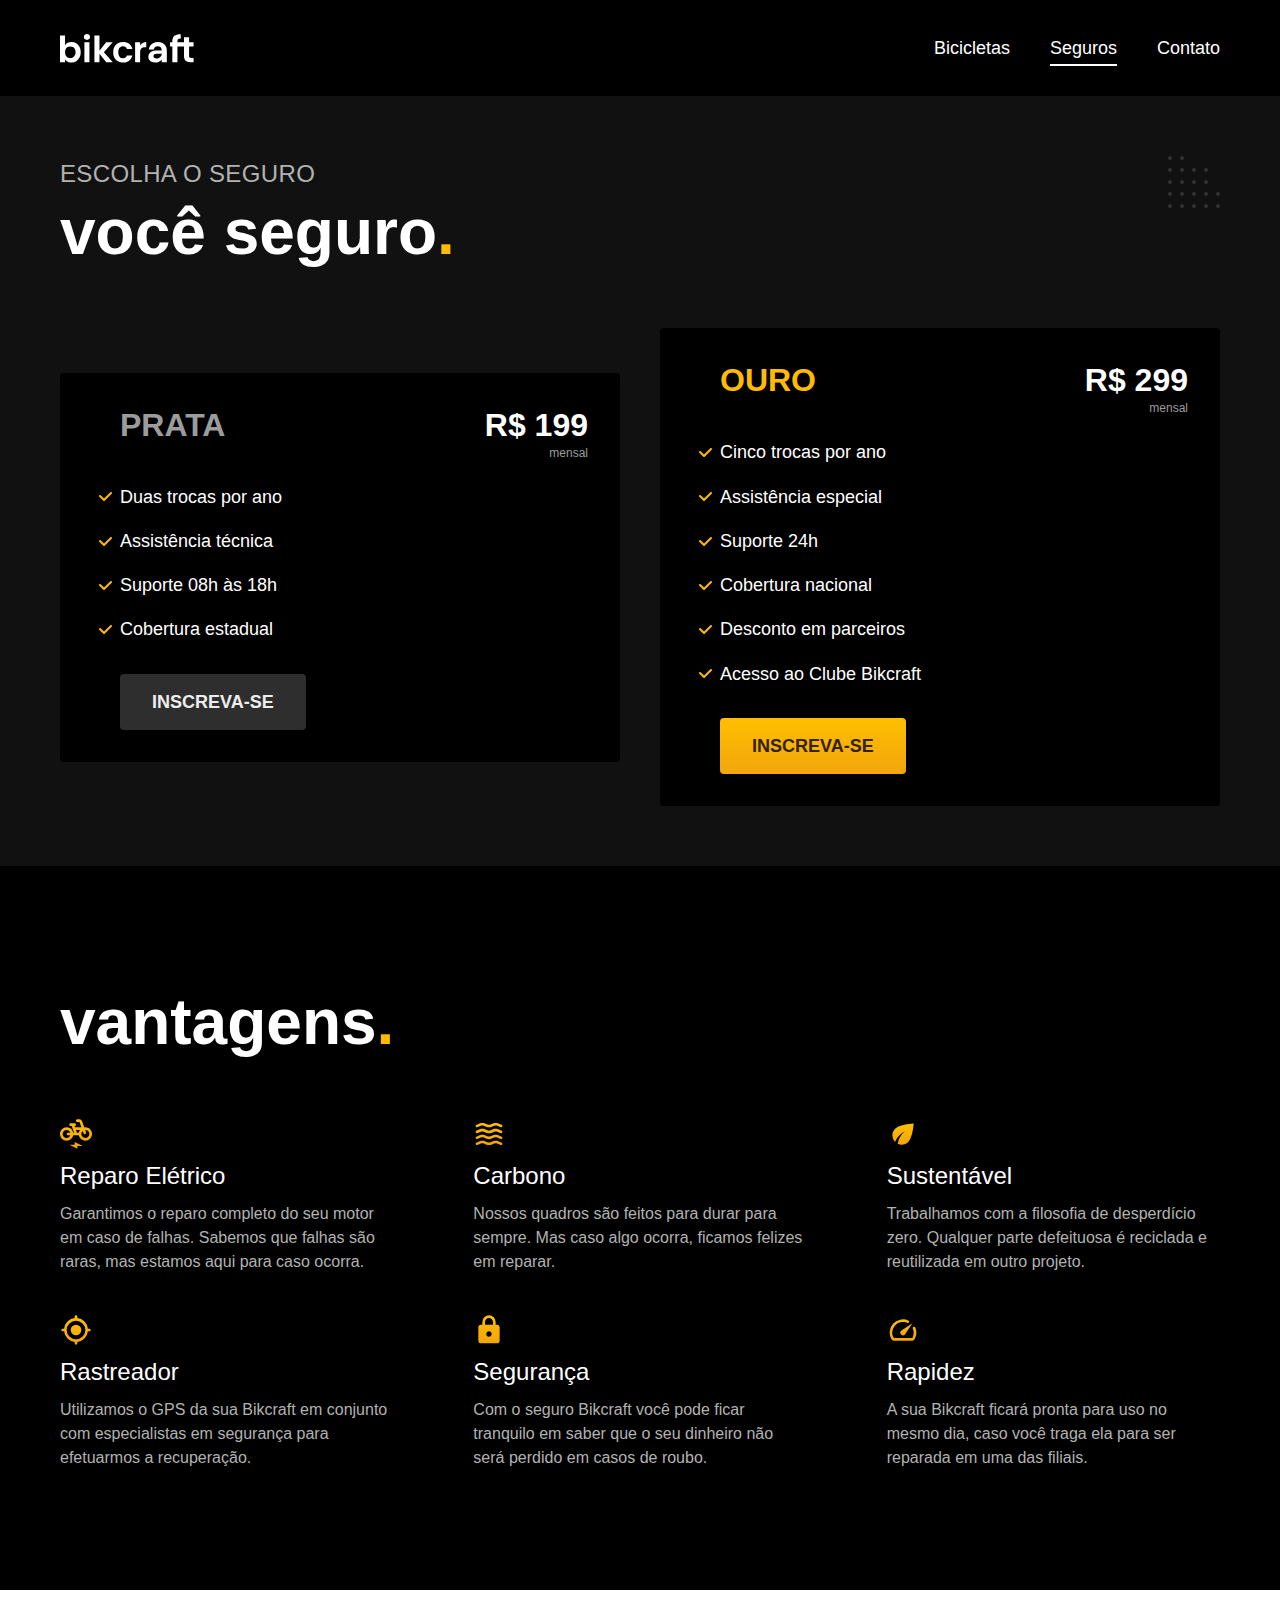
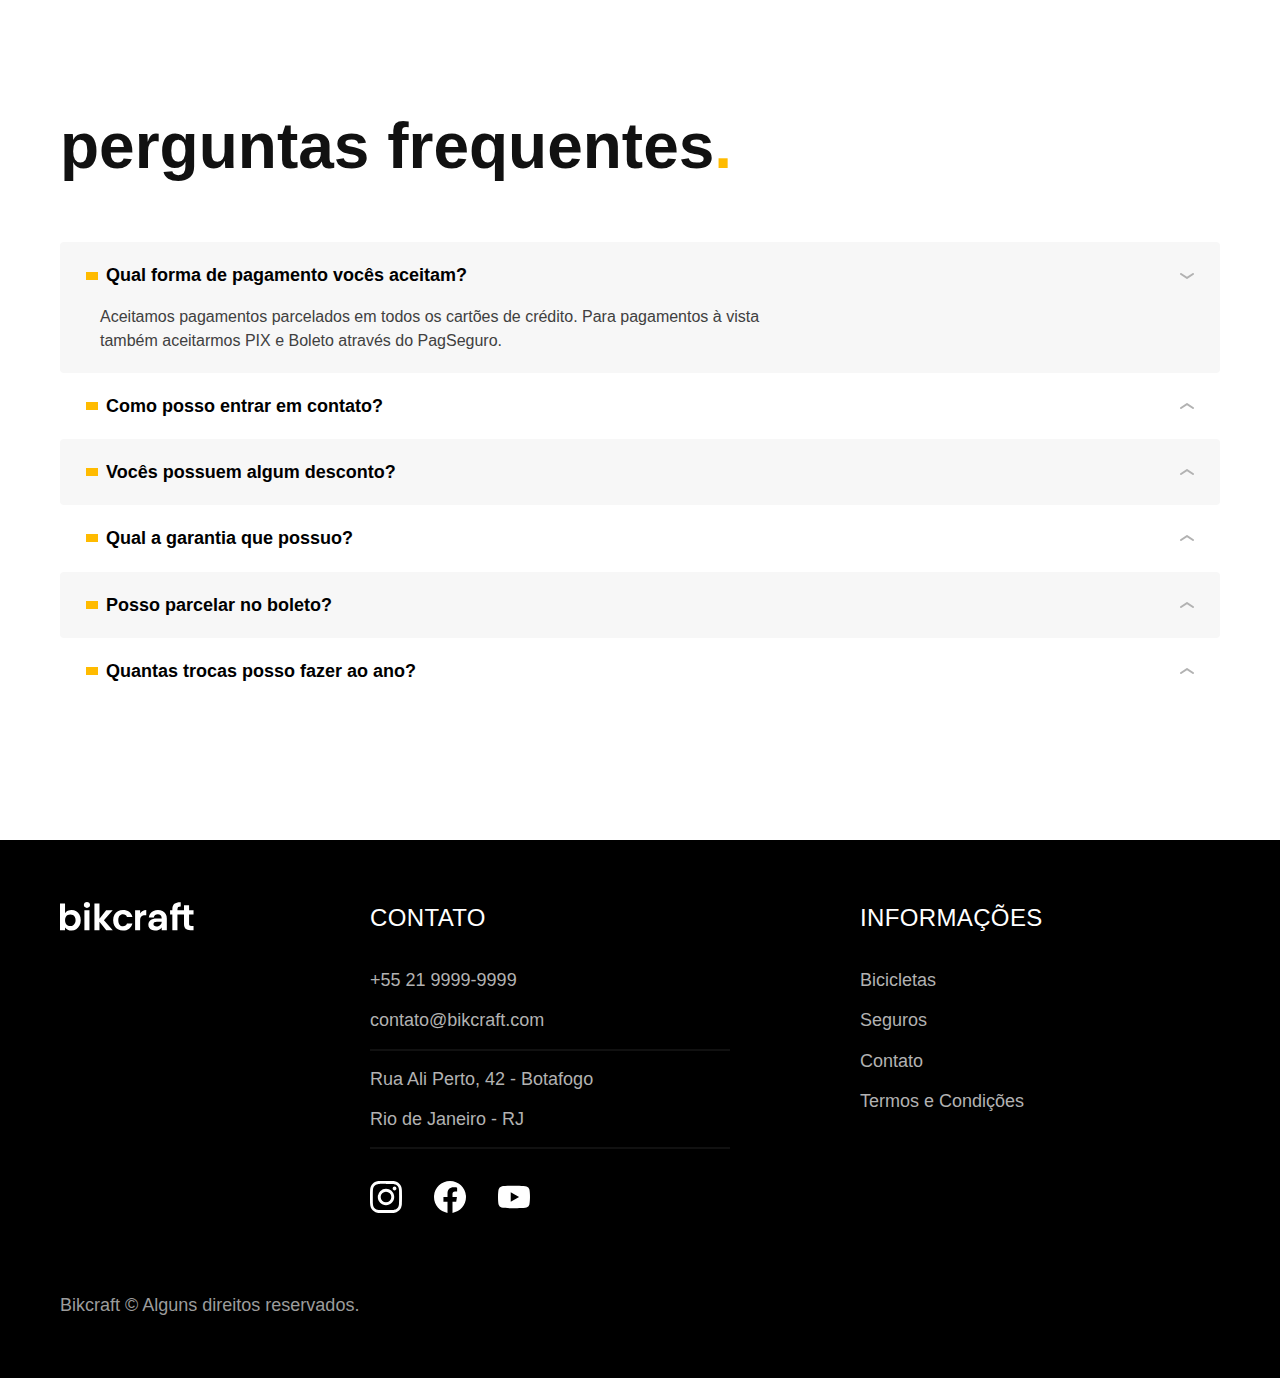
<file: seguros.html>
<!DOCTYPE html>
<html lang="pt-br">

<head>
  <meta charset="UTF-8">
  <meta name="viewport" content="width=device-width, initial-scale=1.0">

  <title>Seguros | Bikcraft</title>
  <meta name="description" content="Seguros.">

  <link rel="preload" href="./css/style.min.css" as="style">
  <link rel="stylesheet" href="./css/style.min.css">
  <link rel="icon" href="./img/bikcraft.svg" type="image/svg+xml">
  <script>
    document.documentElement.classList.add('js');
  </script>
</head>

<body id="seguros">
  <header class="header-bg">
    <div class="header container">
      <a href="./">
        <img src="./img/bikcraft.svg" alt="Bikcraft">
      </a>

      <nav aria-label="primaria">
        <ul class="header-menu font-1-m cor-0">
          <li><a href="./bicicletas.html">Bicicletas</a></li>
          <li><a href="./seguros.html">Seguros</a></li>
          <li><a href="./contato.html">Contato</a></li>
        </ul>
      </nav>
    </div>
  </header>

  <main class="seguros-bg">
    <div class="titulo-bg">
      <div class="titulo container">
        <p class="font-2-l-b cor-5">Escolha o seguro</p>
        <h1 class="font-1-xxl cor-0">você seguro<span class="cor-p1">.</span></h1>
      </div>
    </div>

    <div class="seguros container">

      <div class="seguros-item">
        <h3 class="font-1-xl cor-6">PRATA</h3>
        <span class="font-1-xl cor-0">R$ 199 <span class="font-1-xs cor-6">mensal</span></span>
        <ul class="font-2-m cor-0">
          <li>Duas trocas por ano</li>
          <li>Assistência técnica</li>
          <li>Suporte 08h às 18h</li>
          <li>Cobertura estadual</li>
        </ul>
        <a class="botao secundario" href="./orcamento.html?tipo=seguro&produto=prata">Inscreva-se</a>
      </div>

      <div class="seguros-item">
        <h3 class="font-1-xl cor-p1">OURO</h3>
        <span class="font-1-xl cor-0">R$ 299 <span class="font-1-xs cor-6">mensal</span></span>
        <ul class="font-2-m cor-0">
          <li>Cinco trocas por ano</li>
          <li>Assistência especial</li>
          <li>Suporte 24h</li>
          <li>Cobertura nacional</li>
          <li>Desconto em parceiros</li>
          <li>Acesso ao Clube Bikcraft</li>
        </ul>
        <a class="botao" href="./orcamento.html?tipo=seguro&produto=ouro">Inscreva-se</a>
      </div>
    </div>
  </main>

  <article class="vantagens-bg">
    <div class="vantagens container">
      <h2 class="font-1-xxl cor-0">vantagens<span class="cor-p1">.</span></h2>
      <ul>
        <li>
          <img src="./img/icones/eletrica.svg" alt="">
          <h3 class="font-1-l cor-0">Reparo Elétrico</h3>
          <p class="font-2-s cor-5">Garantimos o reparo completo do seu motor em caso de falhas. Sabemos que falhas são raras, mas estamos aqui para caso ocorra.</p>
        </li>
        <li>
          <img src="./img/icones/carbono.svg" alt="">
          <h3 class="font-1-l cor-0">Carbono</h3>
          <p class="font-2-s cor-5">Nossos quadros são feitos para durar para sempre. Mas caso algo ocorra, ficamos felizes em reparar.</p>
        </li>
        <li>
          <img src="./img/icones/sustentavel.svg" alt="">
          <h3 class="font-1-l cor-0">Sustentável</h3>
          <p class="font-2-s cor-5">Trabalhamos com a filosofia de desperdício zero. Qualquer parte defeituosa é reciclada e reutilizada em outro projeto.</p>
        </li>
        <li>
          <img src="./img/icones/rastreador.svg" alt="">
          <h3 class="font-1-l cor-0">Rastreador</h3>
          <p class="font-2-s cor-5">Utilizamos o GPS da sua Bikcraft em conjunto com especialistas em segurança para efetuarmos a recuperação.</p>
        </li>
        <li>
          <img src="./img/icones/seguro.svg" alt="">
          <h3 class="font-1-l cor-0">Segurança</h3>
          <p class="font-2-s cor-5">Com o seguro Bikcraft você pode ficar tranquilo em saber que o seu dinheiro não será perdido em casos de roubo.</p>
        </li>
        <li>
          <img src="./img/icones/velocidade.svg" alt="">
          <h3 class="font-1-l cor-0">Rapidez</h3>
          <p class="font-2-s cor-5">A sua Bikcraft ficará pronta para uso no mesmo dia, caso você traga ela para ser reparada em uma das filiais.</p>
        </li>
      </ul>
    </div>
  </article>

  <article class="perguntas container">
    <h2 class="font-1-xxl">perguntas frequentes<span class="cor-p1">.</span></h2>

    <dl>
      <div>
        <dt><button class="font-1-m-b" aria-controls="pergunta1" aria-expanded="true">Qual forma de pagamento vocês aceitam?</button></dt>
        <dd id="pergunta1" class="font-2-s cor-9 ativa">Aceitamos pagamentos parcelados em todos os cartões de crédito. Para pagamentos à vista também aceitarmos PIX e Boleto através do PagSeguro.</dd>
      </div>
      <div>
        <dt><button class="font-1-m-b" aria-controls="pergunta2" aria-expanded="false">Como posso entrar em contato?</button></dt>
        <dd id="pergunta2" class="font-2-s cor-9">Aceitamos pagamentos parcelados em todos os cartões de crédito. Para pagamentos à vista também aceitarmos PIX e Boleto através do PagSeguro.</dd>
      </div>
      <div>
        <dt><button class="font-1-m-b" aria-controls="pergunta3" aria-expanded="false">Vocês possuem algum desconto?</button></dt>
        <dd id="pergunta3" class="font-2-s cor-9">Aceitamos pagamentos parcelados em todos os cartões de crédito. Para pagamentos à vista também aceitarmos PIX e Boleto através do PagSeguro.</dd>
      </div>
      <div>
        <dt><button class="font-1-m-b" aria-controls="pergunta4" aria-expanded="false">Qual a garantia que possuo?</button></dt>
        <dd id="pergunta4" class="font-2-s cor-9">Aceitamos pagamentos parcelados em todos os cartões de crédito. Para pagamentos à vista também aceitarmos PIX e Boleto através do PagSeguro.</dd>
      </div>
      <div>
        <dt><button class="font-1-m-b" aria-controls="pergunta5" aria-expanded="false">Posso parcelar no boleto?</button></dt>
        <dd id="pergunta5" class="font-2-s cor-9">Aceitamos pagamentos parcelados em todos os cartões de crédito. Para pagamentos à vista também aceitarmos PIX e Boleto através do PagSeguro.</dd>
      </div>
      <div>
        <dt><button class="font-1-m-b" aria-controls="pergunta6" aria-expanded="false">Quantas trocas posso fazer ao ano?</button></dt>
        <dd id="pergunta6" class="font-2-s cor-9">Aceitamos pagamentos parcelados em todos os cartões de crédito. Para pagamentos à vista também aceitarmos PIX e Boleto através do PagSeguro.</dd>
      </div>
    </dl>
  </article>

  <footer class="footer-bg">
    <div class="footer container">
      <img src="./img/bikcraft.svg" alt="Bikcraft">
      <div class="footer-contato">
        <h3 class="font-2-l-b cor-0">Contato</h3>
        <ul class="font-2-m cor-5">
          <li><a href="tel:+552199999999">+55 21 9999-9999</a></li>
          <li><a href="mailto:contato@bikcraft.com">contato@bikcraft.com</a></li>
          <li>Rua Ali Perto, 42 - Botafogo</li>
          <li>Rio de Janeiro - RJ</li>
        </ul>
        <div class="footer-redes">
          <a href="./">
            <img src="./img/redes/instagram.svg" alt="Instagram">
          </a>
          <a href="./">
            <img src="./img/redes/facebook.svg" alt="Facebook">
          </a>
          <a href="./">
            <img src="./img/redes/youtube.svg" alt="Youtube">
          </a>
        </div>
      </div>
      <div class="footer-informacoes">
        <h3 class="font-2-l-b cor-0">Informações</h3>
        <nav>
          <ul class="font-1-m cor-5">
            <li><a href="./bicicletas.html">Bicicletas</a></li>
            <li><a href="./seguros.html">Seguros</a></li>
            <li><a href="./contato.html">Contato</a></li>
            <li><a href="./termos.html">Termos e Condições</a></li>
          </ul>
        </nav>
      </div>
      <p class="footer-copy font-2-m cor-6">Bikcraft © Alguns direitos reservados.</p>
    </div>
  </footer>
  <script src="./js/script.js"></script>
</body>

</html>
</file>
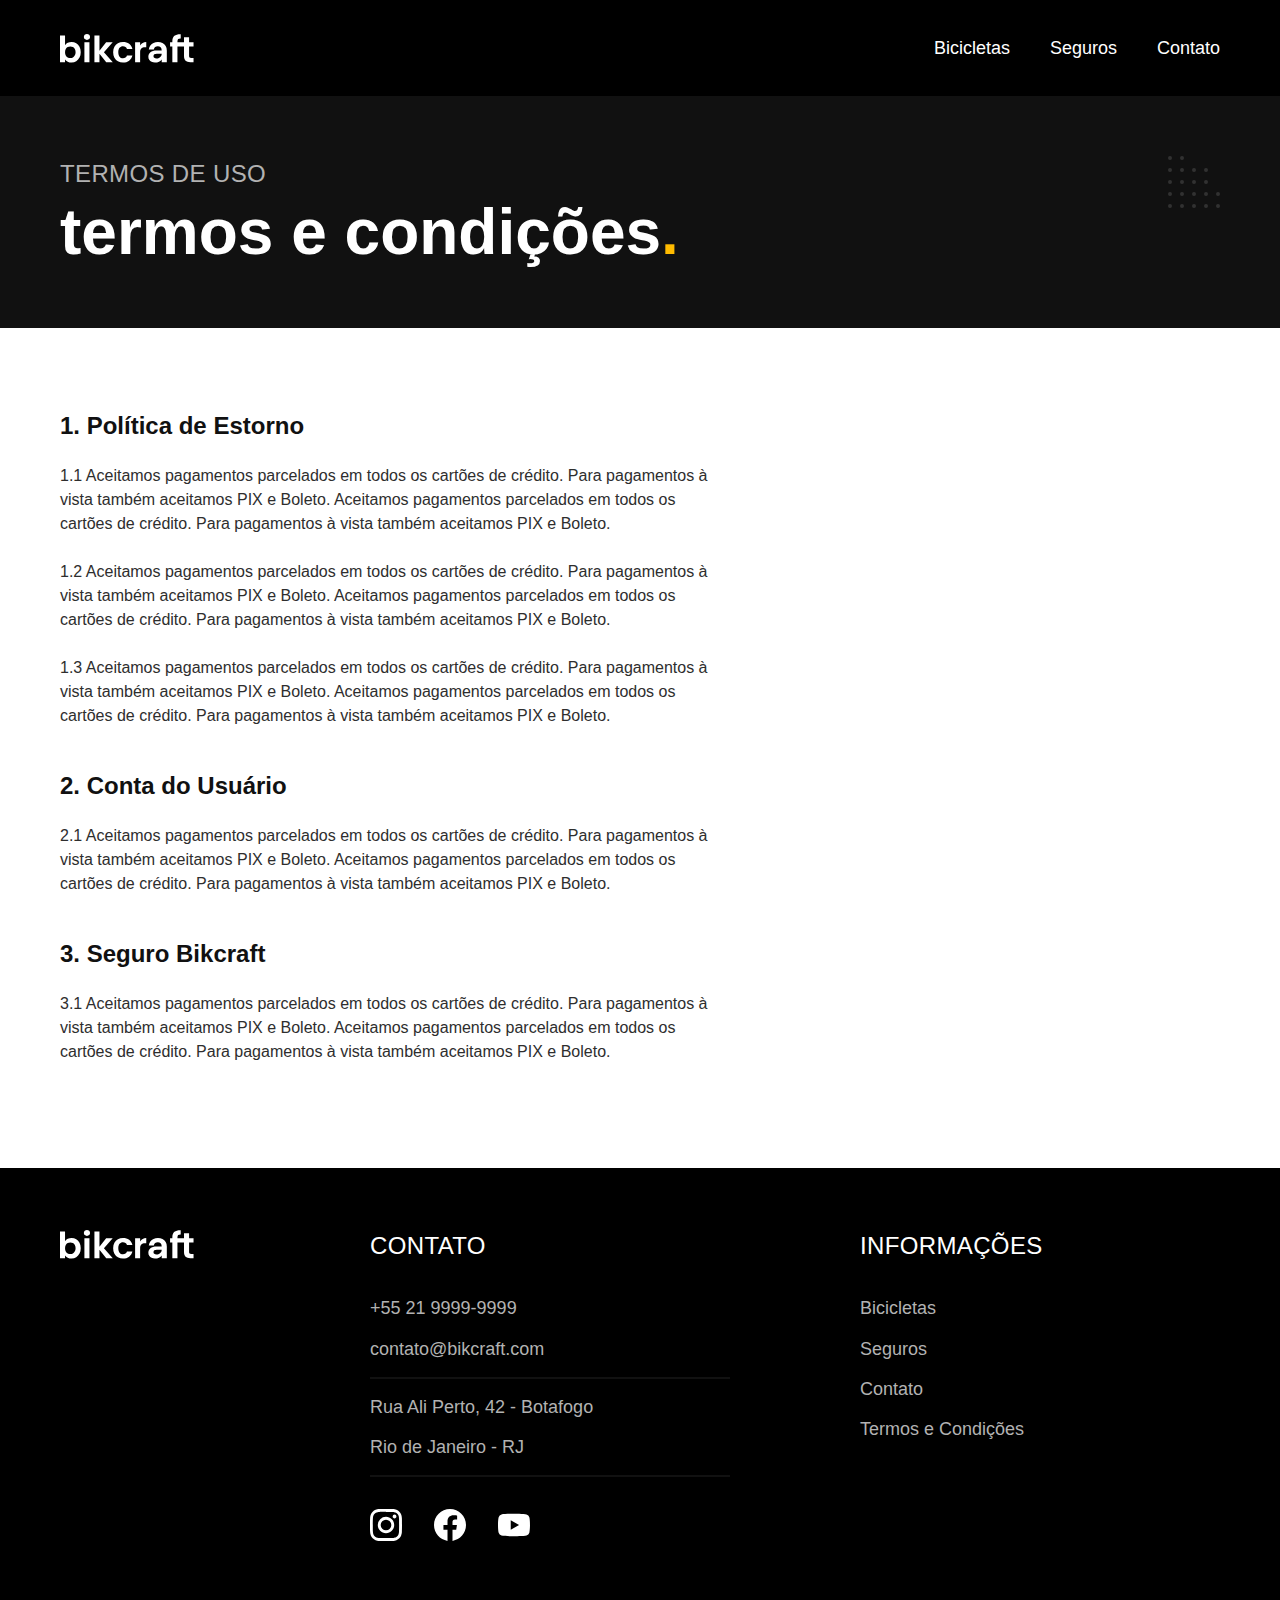
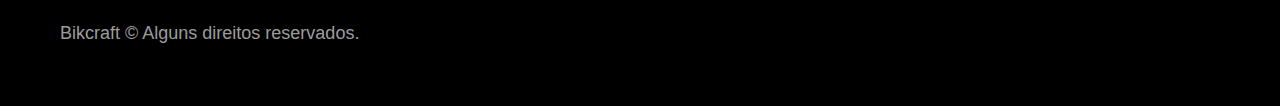
<file: termos.html>
<!DOCTYPE html>
<html lang="pt-br">

<head>
  <meta charset="UTF-8">
  <meta name="viewport" content="width=device-width, initial-scale=1.0">

  <title>Termos e Condições | Bikcraft</title>
  <meta name="description" content="Termos e condições.">
  <link rel="preload" href="./css/style.min.css" as="style">
  <link rel="stylesheet" href="./css/style.min.css">
  <link rel="icon" href="./img/bikcraft.svg" type="image/svg+xml">

  <script>
    document.documentElement.classList.add('js');
  </script>
</head>

<body id="termos">
  <header class="header-bg">
    <div class="header container">
      <a href="./">
        <img src="./img/bikcraft.svg" alt="Bikcraft">
      </a>

      <nav aria-label="primaria">
        <ul class="header-menu font-1-m cor-0">
          <li><a href="./bicicletas.html">Bicicletas</a></li>
          <li><a href="./seguros.html">Seguros</a></li>
          <li><a href="./contato.html">Contato</a></li>
        </ul>
      </nav>
    </div>
  </header>

  <main>
    <div class="titulo-bg">
      <div class="titulo container">
        <p class="font-2-l-b cor-5">Termos de uso</p>
        <h1 class="font-1-xxl cor-0">termos e condições<span class="cor-p1">.</span></h1>
      </div>
    </div>

    <div class="termos font-2-s cor-10 container">
      <h2 class="font-1-l cor-11">1. Política de Estorno</h2>
      <p>1.1 Aceitamos pagamentos parcelados em todos os cartões de crédito. Para pagamentos à vista também aceitamos PIX e Boleto. Aceitamos pagamentos parcelados em todos os cartões de crédito. Para pagamentos à vista também aceitamos PIX e Boleto.</p>
      <p>1.2 Aceitamos pagamentos parcelados em todos os cartões de crédito. Para pagamentos à vista também aceitamos PIX e Boleto. Aceitamos pagamentos parcelados em todos os cartões de crédito. Para pagamentos à vista também aceitamos PIX e Boleto.</p>
      <p>1.3 Aceitamos pagamentos parcelados em todos os cartões de crédito. Para pagamentos à vista também aceitamos PIX e Boleto. Aceitamos pagamentos parcelados em todos os cartões de crédito. Para pagamentos à vista também aceitamos PIX e Boleto.</p>
      <h2 class="font-1-l cor-11">2. Conta do Usuário</h2>
      <p>2.1 Aceitamos pagamentos parcelados em todos os cartões de crédito. Para pagamentos à vista também aceitamos PIX e Boleto. Aceitamos pagamentos parcelados em todos os cartões de crédito. Para pagamentos à vista também aceitamos PIX e Boleto.</p>
      <h2 class="font-1-l cor-11">3. Seguro Bikcraft</h2>
      <p>3.1 Aceitamos pagamentos parcelados em todos os cartões de crédito. Para pagamentos à vista também aceitamos PIX e Boleto. Aceitamos pagamentos parcelados em todos os cartões de crédito. Para pagamentos à vista também aceitamos PIX e Boleto.</p>
    </div>
  </main>

  <footer class="footer-bg">
    <div class="footer container">
      <img src="./img/bikcraft.svg" alt="Bikcraft">
      <div class="footer-contato">
        <h3 class="font-2-l-b cor-0">Contato</h3>
        <ul class="font-2-m cor-5">
          <li><a href="tel:+552199999999">+55 21 9999-9999</a></li>
          <li><a href="mailto:contato@bikcraft.com">contato@bikcraft.com</a></li>
          <li>Rua Ali Perto, 42 - Botafogo</li>
          <li>Rio de Janeiro - RJ</li>
        </ul>
        <div class="footer-redes">
          <a href="./">
            <img src="./img/redes/instagram.svg" alt="Instagram">
          </a>
          <a href="./">
            <img src="./img/redes/facebook.svg" alt="Facebook">
          </a>
          <a href="./">
            <img src="./img/redes/youtube.svg" alt="Youtube">
          </a>
        </div>
      </div>
      <div class="footer-informacoes">
        <h3 class="font-2-l-b cor-0">Informações</h3>
        <nav>
          <ul class="font-1-m cor-5">
            <li><a href="./bicicletas.html">Bicicletas</a></li>
            <li><a href="./seguros.html">Seguros</a></li>
            <li><a href="./contato.html">Contato</a></li>
            <li><a href="./termos.html">Termos e Condições</a></li>
          </ul>
        </nav>
      </div>
      <p class="footer-copy font-2-m cor-6">Bikcraft © Alguns direitos reservados.</p>
    </div>
  </footer>
  <script src="./js/script.js"></script>
</body>

</html>
</file>
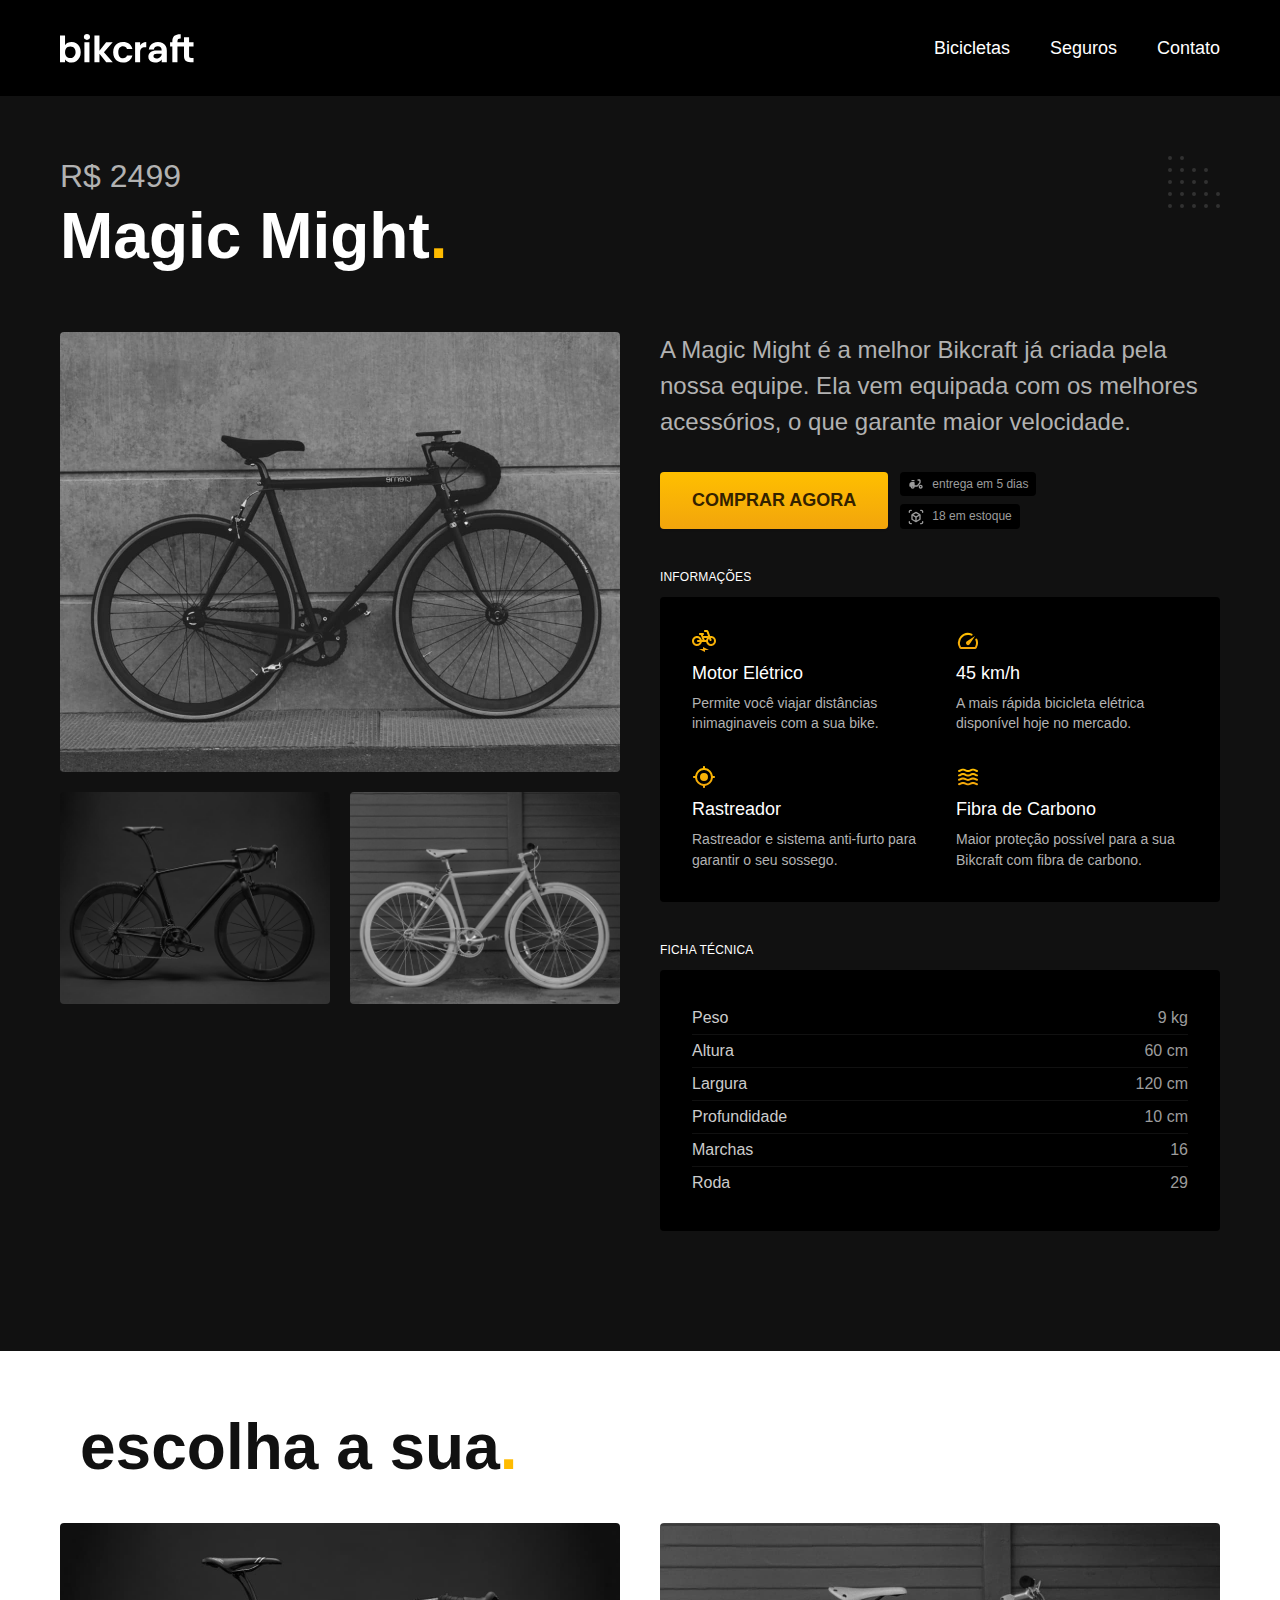
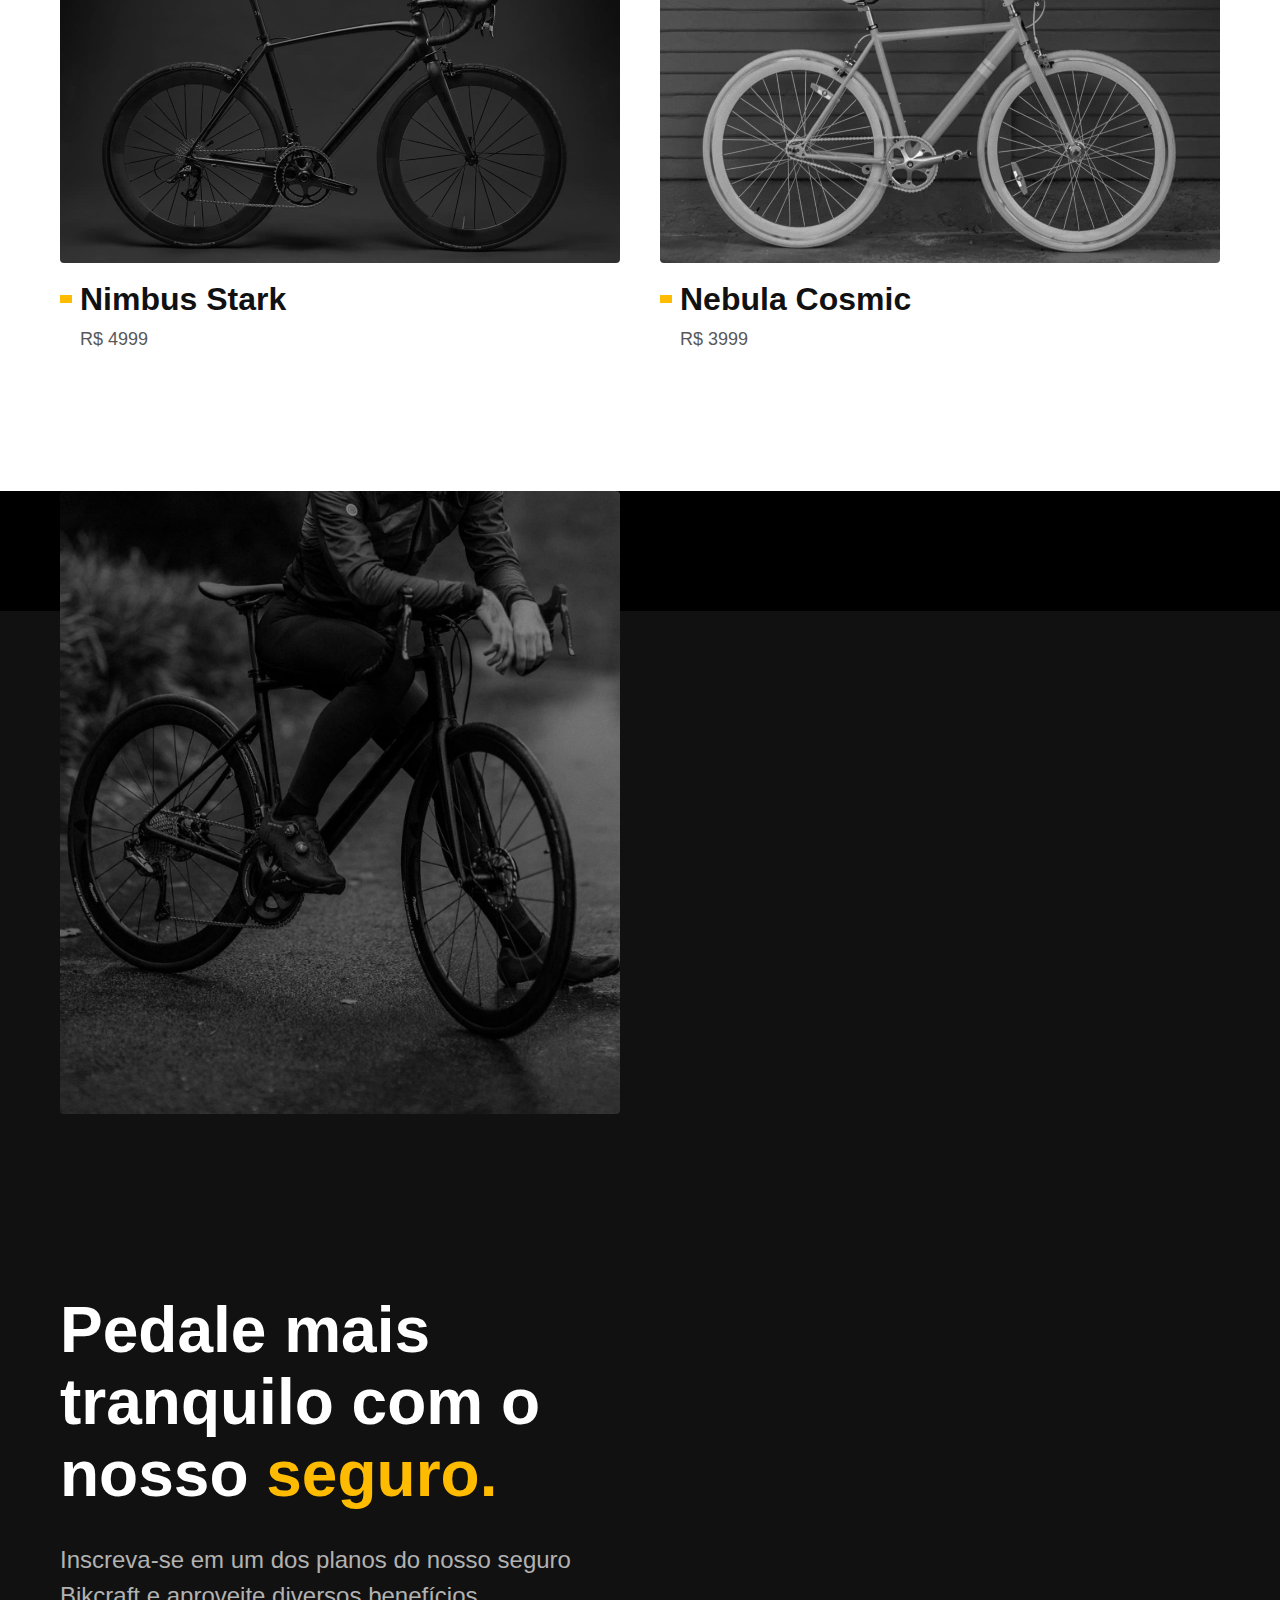
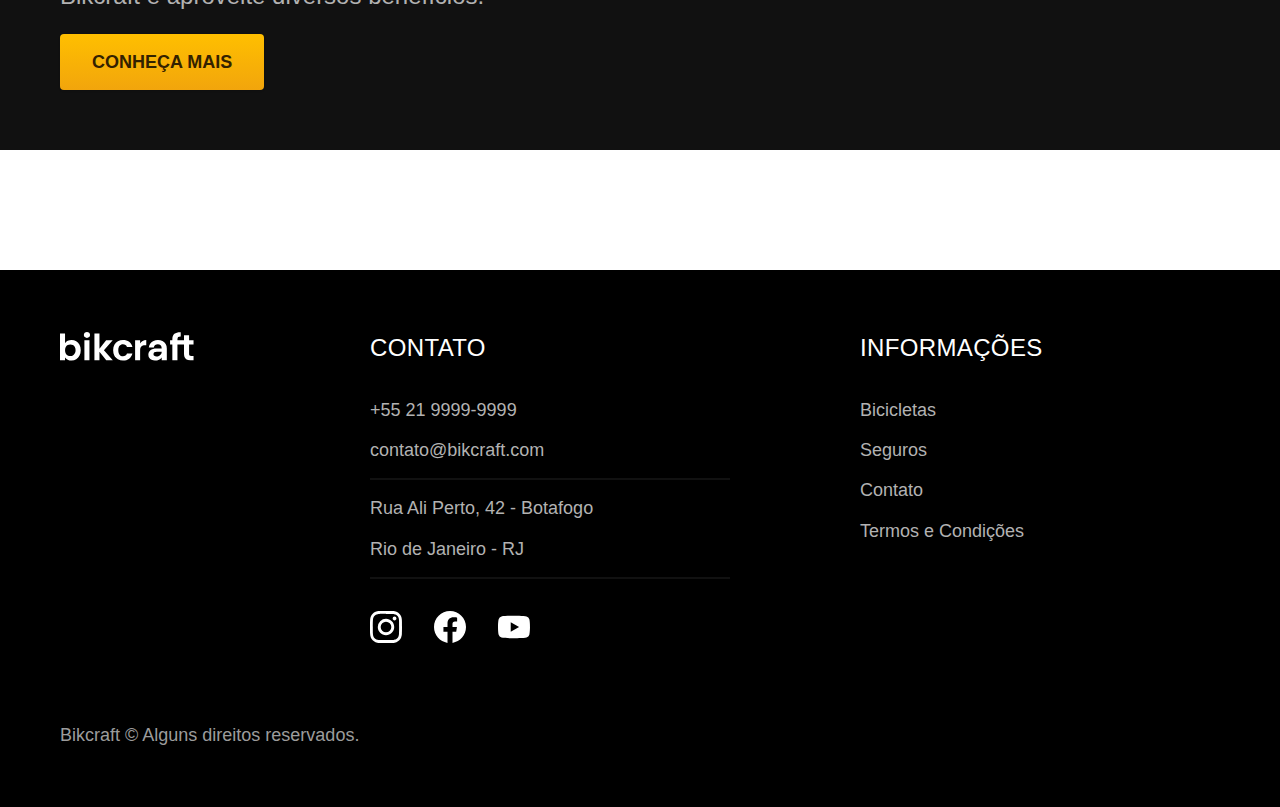
<file: bicicletas/magic.html>
<!DOCTYPE html>
<html lang="pt-br">

<head>
  <meta charset="UTF-8">
  <meta name="viewport" content="width=device-width, initial-scale=1.0">

  <title>Magic | Bikcraft</title>
  <meta name="description" content="Magic.">
  <link rel="stylesheet" href="../css/style.min.css">
  <link rel="icon" href="../img/bikcraft.svg" type="image/svg+xml">
  <script>
    document.documentElement.classList.add('js');
  </script>
</head>

<body id="bicicleta">
  <header class="header-bg">
    <div class="header container">
      <a href="../">
        <img src="../img/bikcraft.svg" alt="Bikcraft">
      </a>

      <nav aria-label="primaria">
        <ul class="header-menu font-1-m cor-0">
          <li><a href="../bicicletas.html">Bicicletas</a></li>
          <li><a href="../seguros.html">Seguros</a></li>
          <li><a href="../contato.html">Contato</a></li>
        </ul>
      </nav>
    </div>
  </header>

  <main class="titulo-bg">
    <div>
      <div class="titulo container">
        <p class="font-2-xl cor-5">R$ 2499</p>
        <h1 class="font-1-xxl cor-0">Magic Might<span class="cor-p1">.</span></h1>
      </div>
    </div>
    <div class="bicicleta container">
      <div class="bicicleta-imagens">
        <img src="../img/bicicleta/nimbus2.jpg" alt="">
        <img src="../img/bicicleta/nimbus1.jpg" alt="">
        <img src="../img/bicicleta/nimbus3.jpg" alt="">
      </div>
      <div class="bicicleta-conteudo">
        <p class="font-2-l cor-5">A Magic Might é a melhor Bikcraft já criada pela nossa equipe. Ela vem equipada com
          os melhores acessórios, o que garante maior velocidade.</p>
        <div class="bicicleta-comprar">
          <a class="botao" href="../orcamento.html?tipo=bikcraft&produto=magic">Comprar Agora</a>
          <span class="font-1-xs cor-6"><img src="../img/icones/entrega.svg" alt=""> entrega em 5 dias</span>
          <span class="font-1-xs cor-6"><img src="../img/icones/estoque.svg" alt=""> 18 em estoque</span>
        </div>

        <h2 class="font-1-xs cor-0">Informações</h2>
        <ul class="bicicleta-informacoes">
          <li>
            <img src="../img/icones/eletrica.svg" alt="">
            <h3 class="font-1-m cor-0">Motor Elétrico</h3>
            <p class="font-2-xs cor-5">Permite você viajar distâncias inimaginaveis com a sua bike.</p>
          </li>
          <li>
            <img src="../img/icones/velocidade.svg" alt="">
            <h3 class="font-1-m cor-0">45 km/h</h3>
            <p class="font-2-xs cor-5">A mais rápida bicicleta elétrica disponível hoje no mercado.</p>
          </li>
          <li>
            <img src="../img/icones/rastreador.svg" alt="">
            <h3 class="font-1-m cor-0">Rastreador</h3>
            <p class="font-2-xs cor-5">Rastreador e sistema anti-furto para garantir o seu sossego.</p>
          </li>
          <li>
            <img src="../img/icones/carbono.svg" alt="">
            <h3 class="font-1-m cor-0">Fibra de Carbono</h3>
            <p class="font-2-xs cor-5">Maior proteção possível para a sua Bikcraft com fibra de carbono.</p>
          </li>
        </ul>
        <h2 class="font-1-xs cor-0">Ficha Técnica</h2>
        <ul class="bicicleta-ficha font-2-s cor-4">
          <li>Peso <span>9 kg</span></li>
          <li>Altura <span>60 cm</span></li>
          <li>Largura <span>120 cm</span></li>
          <li>Profundidade <span>10 cm</span></li>
          <li>Marchas <span>16</span></li>
          <li>Roda <span>29</span></li>
        </ul>
      </div>
    </div>
  </main>

  <article class="bicicletas-lista container">
    <h2 class="container font-1-xxl">escolha a sua<span class="cor-p1">.</span></h2>

    <ul>
      <li>
        <a href="./nimbus.html">
          <img src="../img/bicicletas/nimbus.jpg" alt="Bicicleta preta">
          <h3 class="font-1-xl">Nimbus Stark</h3>
          <span class="font-2-m cor-8">R$ 4999</span>
        </a>
      </li>
      <li>
        <a href="./nebula.html">
          <img src="../img/bicicletas/nebula.jpg" alt="Bicicleta preta">
          <h3 class="font-1-xl">Nebula Cosmic</h3>
          <span class="font-2-m cor-8">R$ 3999</span>
        </a>
      </li>
    </ul>
  </article>
  <article class="seguro-bg">
    <div class="seguro container">
      <div class="seguro-iamgem">
        <img src="../img/fotos/seguros.jpg" alt="Pessoa parada em cima de uma bicicleta.">
        <div class="seguro-conteudo">
          <h2 class="font-1-xxl cor-0">Pedale mais tranquilo com o nosso <span class="cor-p1">seguro.</span></h2>
          <p class="font-2-l cor-5">Inscreva-se em um dos planos do nosso seguro Bikcraft e aproveite diversos benefícios.</p>
          <a class="botao" href="../seguros.html">Conheça Mais</a>
        </div>
      </div>
    </div>
  </article>
  <footer class="footer-bg">
    <div class="footer container">
      <img src="../img/bikcraft.svg" alt="Bikcraft">
      <div class="footer-contato">
        <h3 class="font-2-l-b cor-0">Contato</h3>
        <ul class="font-2-m cor-5">
          <li><a href="tel:+552199999999">+55 21 9999-9999</a></li>
          <li><a href="mailto:contato@bikcraft.com">contato@bikcraft.com</a></li>
          <li>Rua Ali Perto, 42 - Botafogo</li>
          <li>Rio de Janeiro - RJ</li>
        </ul>
        <div class="footer-redes">
          <a href="../">
            <img src="../img/redes/instagram.svg" alt="Instagram">
          </a>
          <a href="../">
            <img src="../img/redes/facebook.svg" alt="Facebook">
          </a>
          <a href="../">
            <img src="../img/redes/youtube.svg" alt="Youtube">
          </a>
        </div>
      </div>
      <div class="footer-informacoes">
        <h3 class="font-2-l-b cor-0">Informações</h3>
        <nav>
          <ul class="font-1-m cor-5">
            <li><a href="../bicicletas.html">Bicicletas</a></li>
            <li><a href="../seguros.html">Seguros</a></li>
            <li><a href="../contato.html">Contato</a></li>
            <li><a href="../termos.html">Termos e Condições</a></li>
          </ul>
        </nav>
      </div>
      <p class="footer-copy font-2-m cor-6">Bikcraft © Alguns direitos reservados.</p>
    </div>
  </footer>
  <script src="../js/script.js"></script>
</body>

</html>
</file>
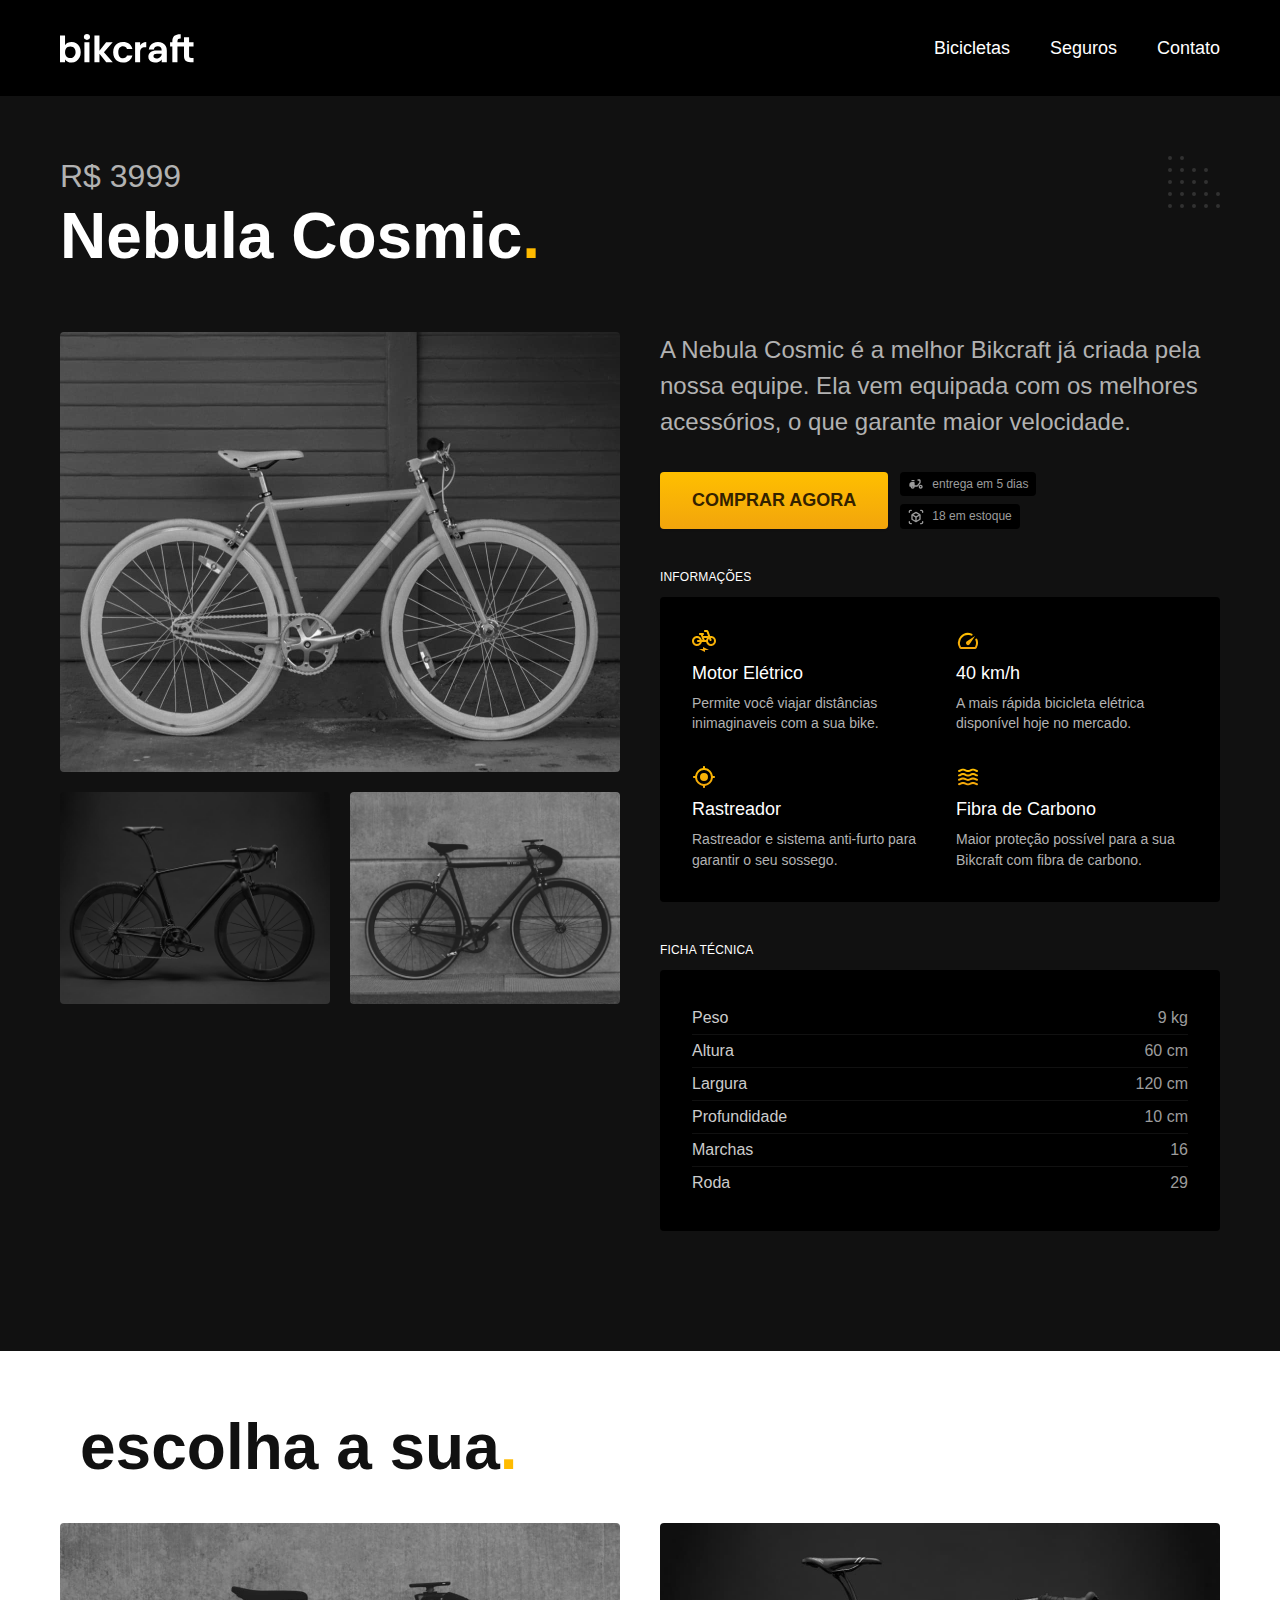
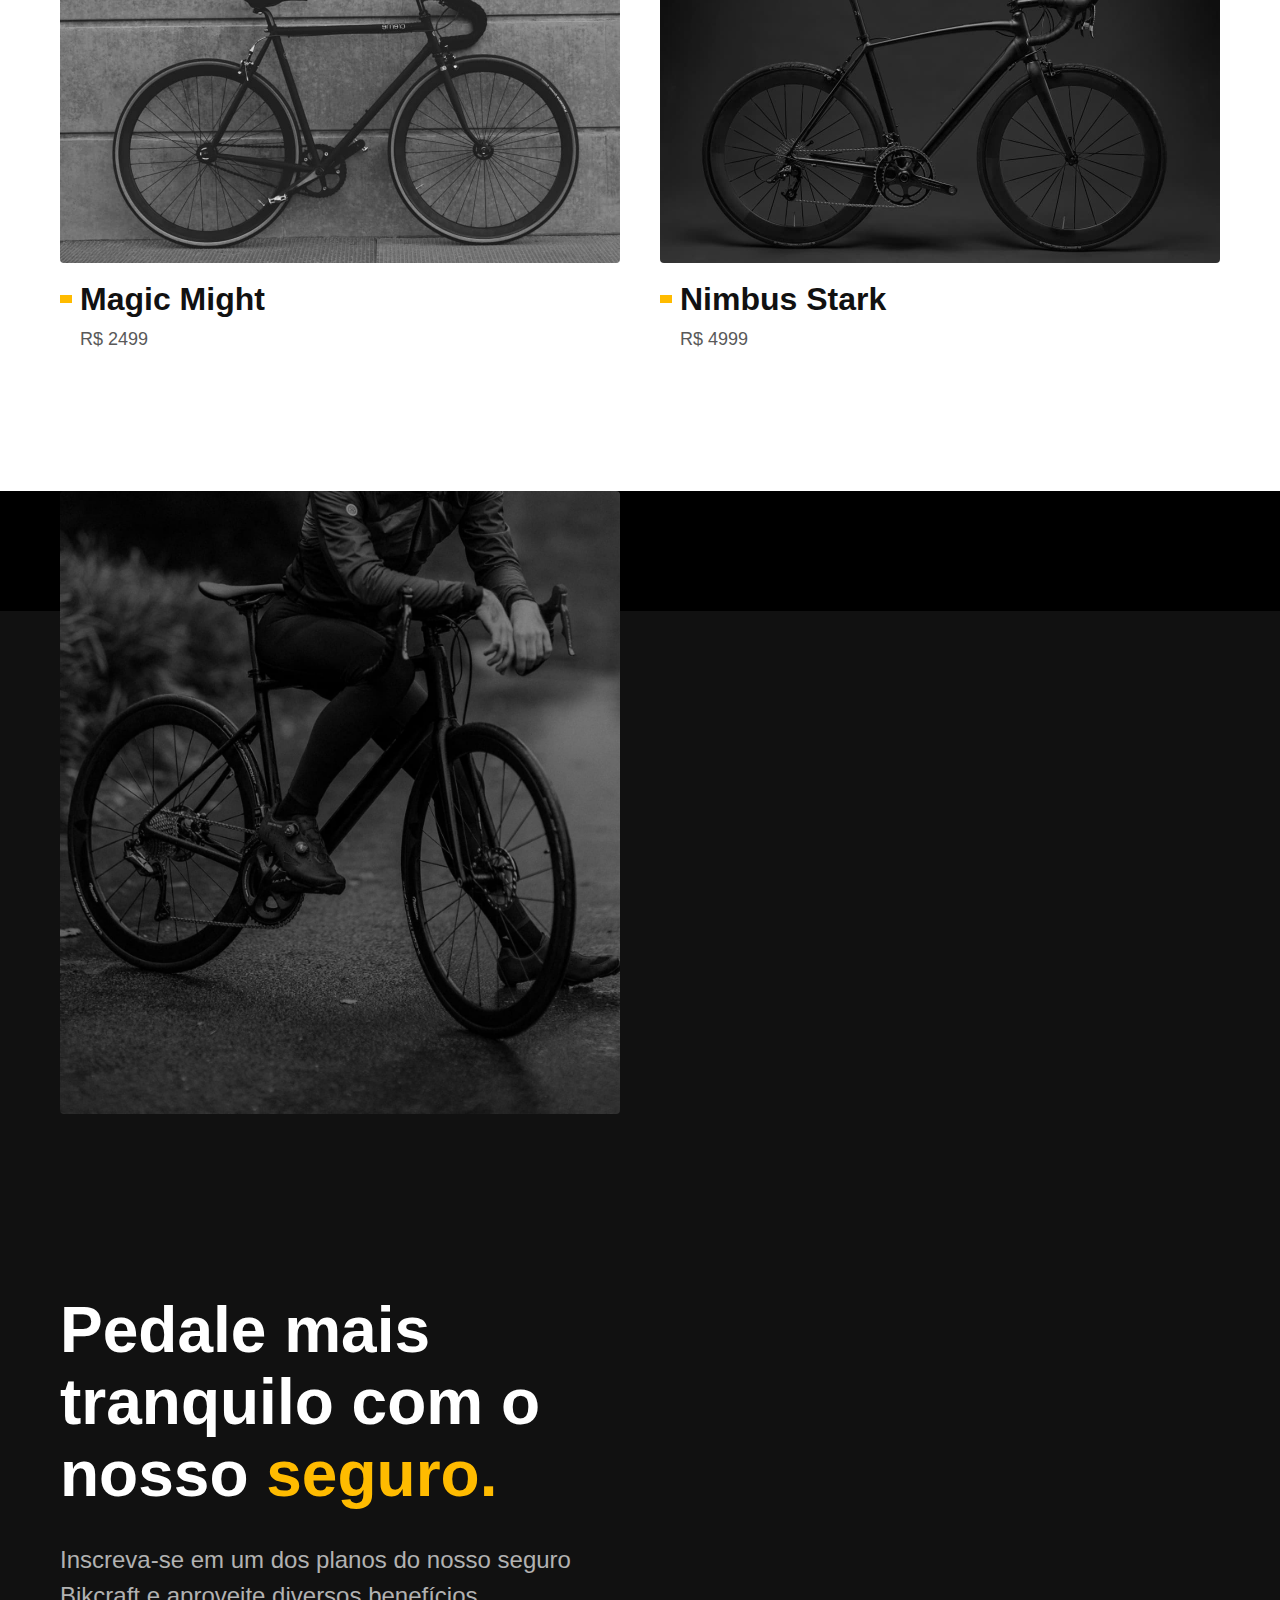
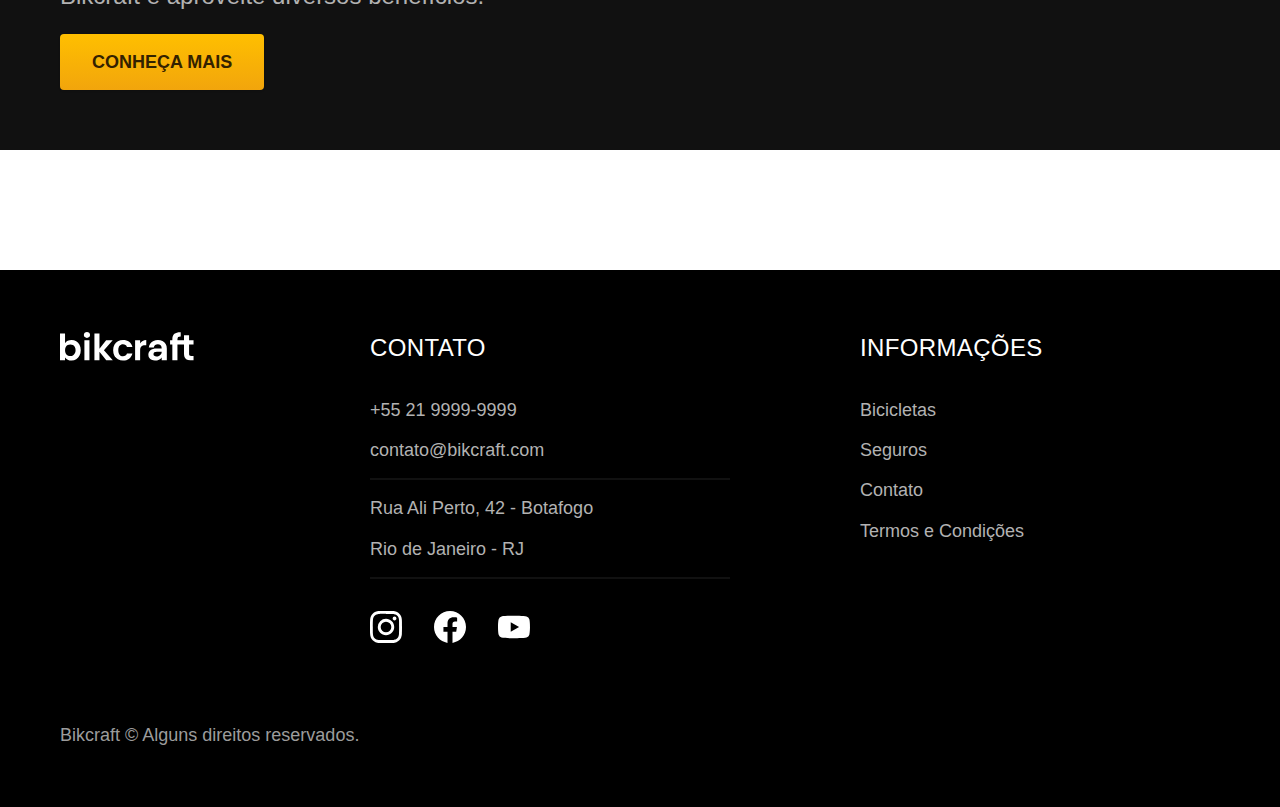
<file: bicicletas/nebula.html>
<!DOCTYPE html>
<html lang="pt-br">

<head>
  <meta charset="UTF-8">
  <meta name="viewport" content="width=device-width, initial-scale=1.0">

  <title>Nebula | Bikcraft</title>
  <meta name="description" content="Nebula.">
  <link rel="icon" href="../img/bikcraft.svg" type="image/svg+xml">
  <link rel="stylesheet" href="../css/style.min.css">
  <script>
    document.documentElement.classList.add('js');
  </script>
</head>

<body id="bicicleta">
  <header class="header-bg">
    <div class="header container">
      <a href="../">
        <img src="../img/bikcraft.svg" alt="Bikcraft">
      </a>

      <nav aria-label="primaria">
        <ul class="header-menu font-1-m cor-0">
          <li><a href="../bicicletas.html">Bicicletas</a></li>
          <li><a href="../seguros.html">Seguros</a></li>
          <li><a href="../contato.html">Contato</a></li>
        </ul>
      </nav>
    </div>
  </header>

  <main class="titulo-bg">
    <div>
      <div class="titulo container">
        <p class="font-2-xl cor-5">R$ 3999</p>
        <h1 class="font-1-xxl cor-0">Nebula Cosmic<span class="cor-p1">.</span></h1>
      </div>
    </div>
    <div class="bicicleta container">
      <div class="bicicleta-imagens">
        <img src="../img/bicicleta/nimbus3.jpg" alt="">
        <img src="../img/bicicleta/nimbus1.jpg" alt="">
        <img src="../img/bicicleta/nimbus2.jpg" alt="">
      </div>
      <div class="bicicleta-conteudo">
        <p class="font-2-l cor-5">A Nebula Cosmic é a melhor Bikcraft já criada pela nossa equipe. Ela vem equipada com
          os melhores acessórios, o que garante maior velocidade.</p>
        <div class="bicicleta-comprar">
          <a class="botao" href="../orcamento.html?tipo=bikcraft&produto=nebula">Comprar Agora</a>
          <span class="font-1-xs cor-6"><img src="../img/icones/entrega.svg" alt=""> entrega em 5 dias</span>
          <span class="font-1-xs cor-6"><img src="../img/icones/estoque.svg" alt=""> 18 em estoque</span>
        </div>

        <h2 class="font-1-xs cor-0">Informações</h2>
        <ul class="bicicleta-informacoes">
          <li>
            <img src="../img/icones/eletrica.svg" alt="">
            <h3 class="font-1-m cor-0">Motor Elétrico</h3>
            <p class="font-2-xs cor-5">Permite você viajar distâncias inimaginaveis com a sua bike.</p>
          </li>
          <li>
            <img src="../img/icones/velocidade.svg" alt="">
            <h3 class="font-1-m cor-0">40 km/h</h3>
            <p class="font-2-xs cor-5">A mais rápida bicicleta elétrica disponível hoje no mercado.</p>
          </li>
          <li>
            <img src="../img/icones/rastreador.svg" alt="">
            <h3 class="font-1-m cor-0">Rastreador</h3>
            <p class="font-2-xs cor-5">Rastreador e sistema anti-furto para garantir o seu sossego.</p>
          </li>
          <li>
            <img src="../img/icones/carbono.svg" alt="">
            <h3 class="font-1-m cor-0">Fibra de Carbono</h3>
            <p class="font-2-xs cor-5">Maior proteção possível para a sua Bikcraft com fibra de carbono.</p>
          </li>
        </ul>
        <h2 class="font-1-xs cor-0">Ficha Técnica</h2>
        <ul class="bicicleta-ficha font-2-s cor-4">
          <li>Peso <span>9 kg</span></li>
          <li>Altura <span>60 cm</span></li>
          <li>Largura <span>120 cm</span></li>
          <li>Profundidade <span>10 cm</span></li>
          <li>Marchas <span>16</span></li>
          <li>Roda <span>29</span></li>
        </ul>
      </div>
    </div>
  </main>

  <article class="bicicletas-lista container">
    <h2 class="container font-1-xxl">escolha a sua<span class="cor-p1">.</span></h2>

    <ul>
      <li>
        <a href="./magic.html">
          <img src="../img/bicicletas/magic.jpg" alt="Bicicleta preta">
          <h3 class="font-1-xl">Magic Might</h3>
          <span class="font-2-m cor-8">R$ 2499</span>
        </a>
      </li>
      <li>
        <a href="./nimbus.html">
          <img src="../img/bicicletas/nimbus.jpg" alt="Bicicleta preta">
          <h3 class="font-1-xl">Nimbus Stark</h3>
          <span class="font-2-m cor-8">R$ 4999</span>
        </a>
      </li>
    </ul>
  </article>
  <article class="seguro-bg">
    <div class="seguro container">
      <div class="seguro-iamgem">
        <img src="../img/fotos/seguros.jpg" alt="Pessoa parada em cima de uma bicicleta.">
        <div class="seguro-conteudo">
          <h2 class="font-1-xxl cor-0">Pedale mais tranquilo com o nosso <span class="cor-p1">seguro.</span></h2>
          <p class="font-2-l cor-5">Inscreva-se em um dos planos do nosso seguro Bikcraft e aproveite diversos benefícios.</p>
          <a class="botao" href="../seguros.html">Conheça Mais</a>
        </div>
      </div>
    </div>
  </article>
  <footer class="footer-bg">
    <div class="footer container">
      <img src="../img/bikcraft.svg" alt="Bikcraft">
      <div class="footer-contato">
        <h3 class="font-2-l-b cor-0">Contato</h3>
        <ul class="font-2-m cor-5">
          <li><a href="tel:+552199999999">+55 21 9999-9999</a></li>
          <li><a href="mailto:contato@bikcraft.com">contato@bikcraft.com</a></li>
          <li>Rua Ali Perto, 42 - Botafogo</li>
          <li>Rio de Janeiro - RJ</li>
        </ul>
        <div class="footer-redes">
          <a href="../">
            <img src="../img/redes/instagram.svg" alt="Instagram">
          </a>
          <a href="../">
            <img src="../img/redes/facebook.svg" alt="Facebook">
          </a>
          <a href="../">
            <img src="../img/redes/youtube.svg" alt="Youtube">
          </a>
        </div>
      </div>
      <div class="footer-informacoes">
        <h3 class="font-2-l-b cor-0">Informações</h3>
        <nav>
          <ul class="font-1-m cor-5">
            <li><a href="../bicicletas.html">Bicicletas</a></li>
            <li><a href="../seguros.html">Seguros</a></li>
            <li><a href="../contato.html">Contato</a></li>
            <li><a href="../termos.html">Termos e Condições</a></li>
          </ul>
        </nav>
      </div>
      <p class="footer-copy font-2-m cor-6">Bikcraft © Alguns direitos reservados.</p>
    </div>
  </footer>
<script src="../js/script.js"></script>
</body>

</html>
</file>
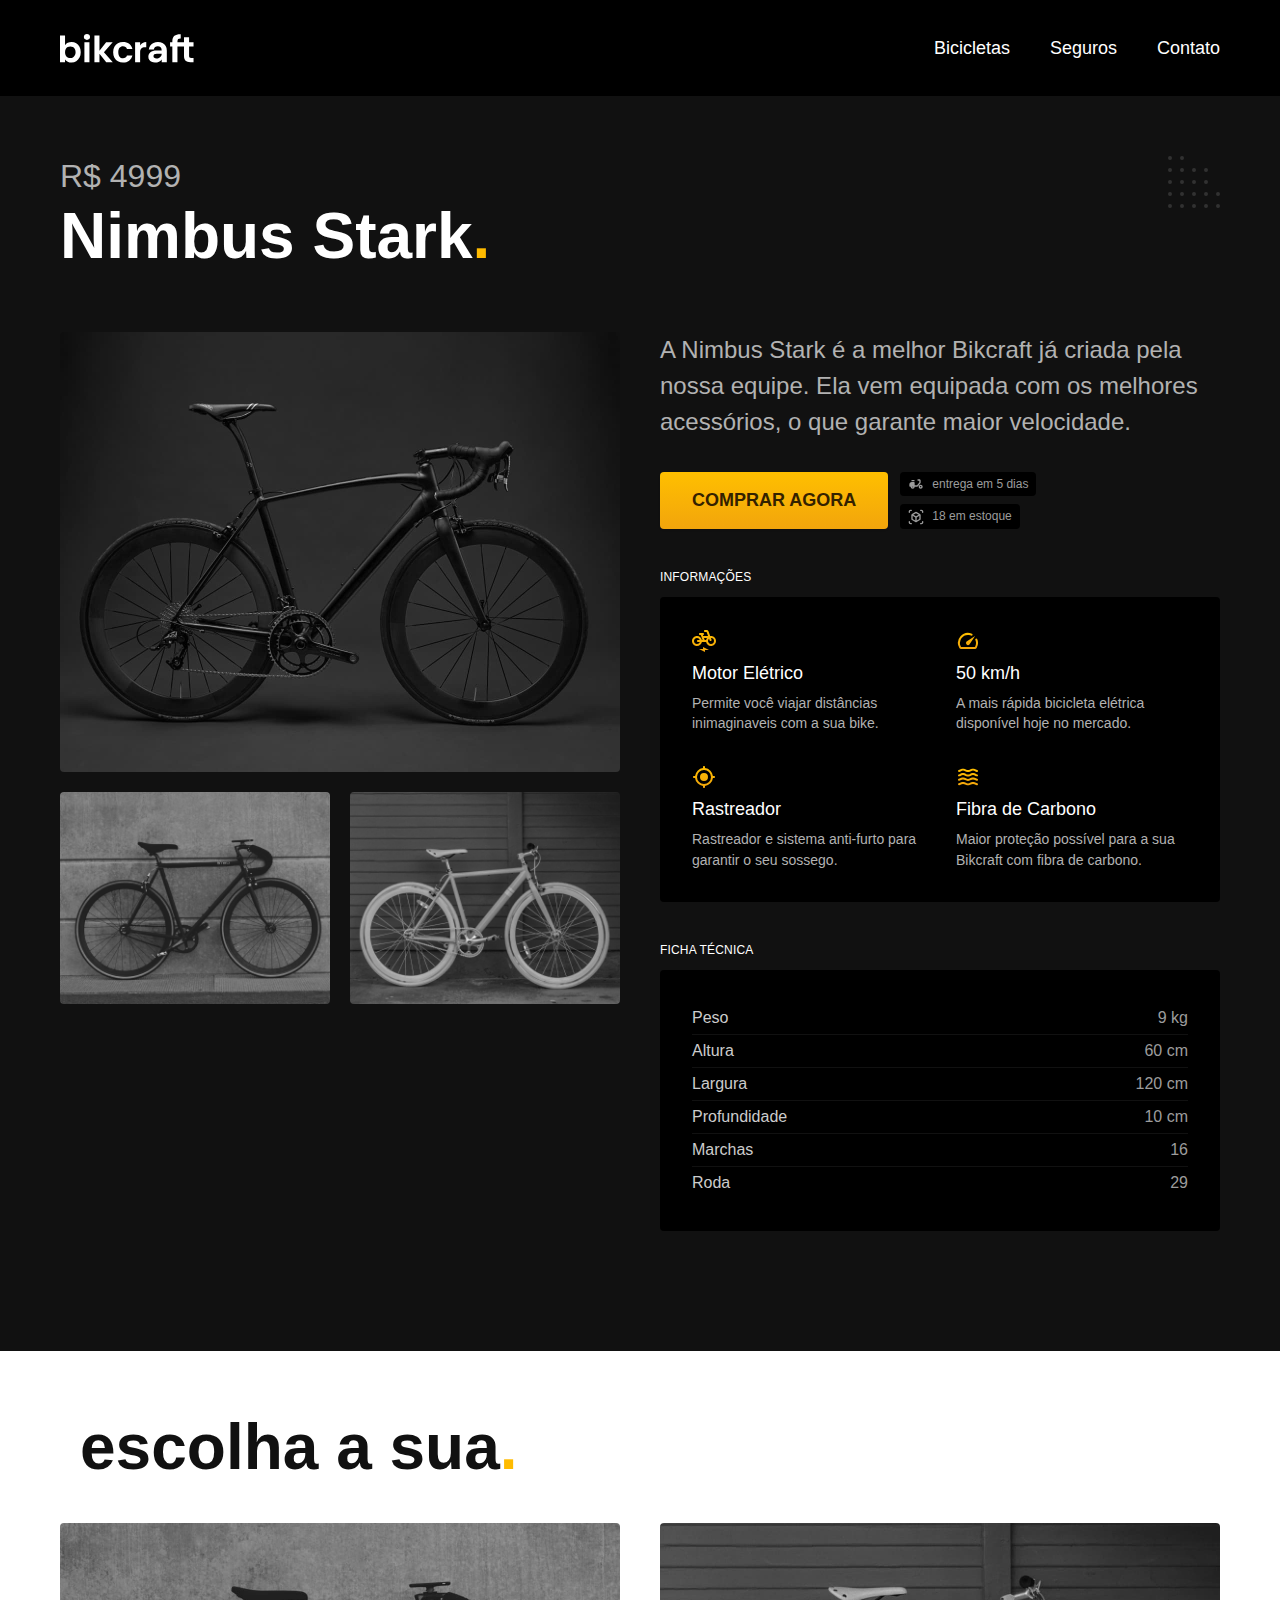
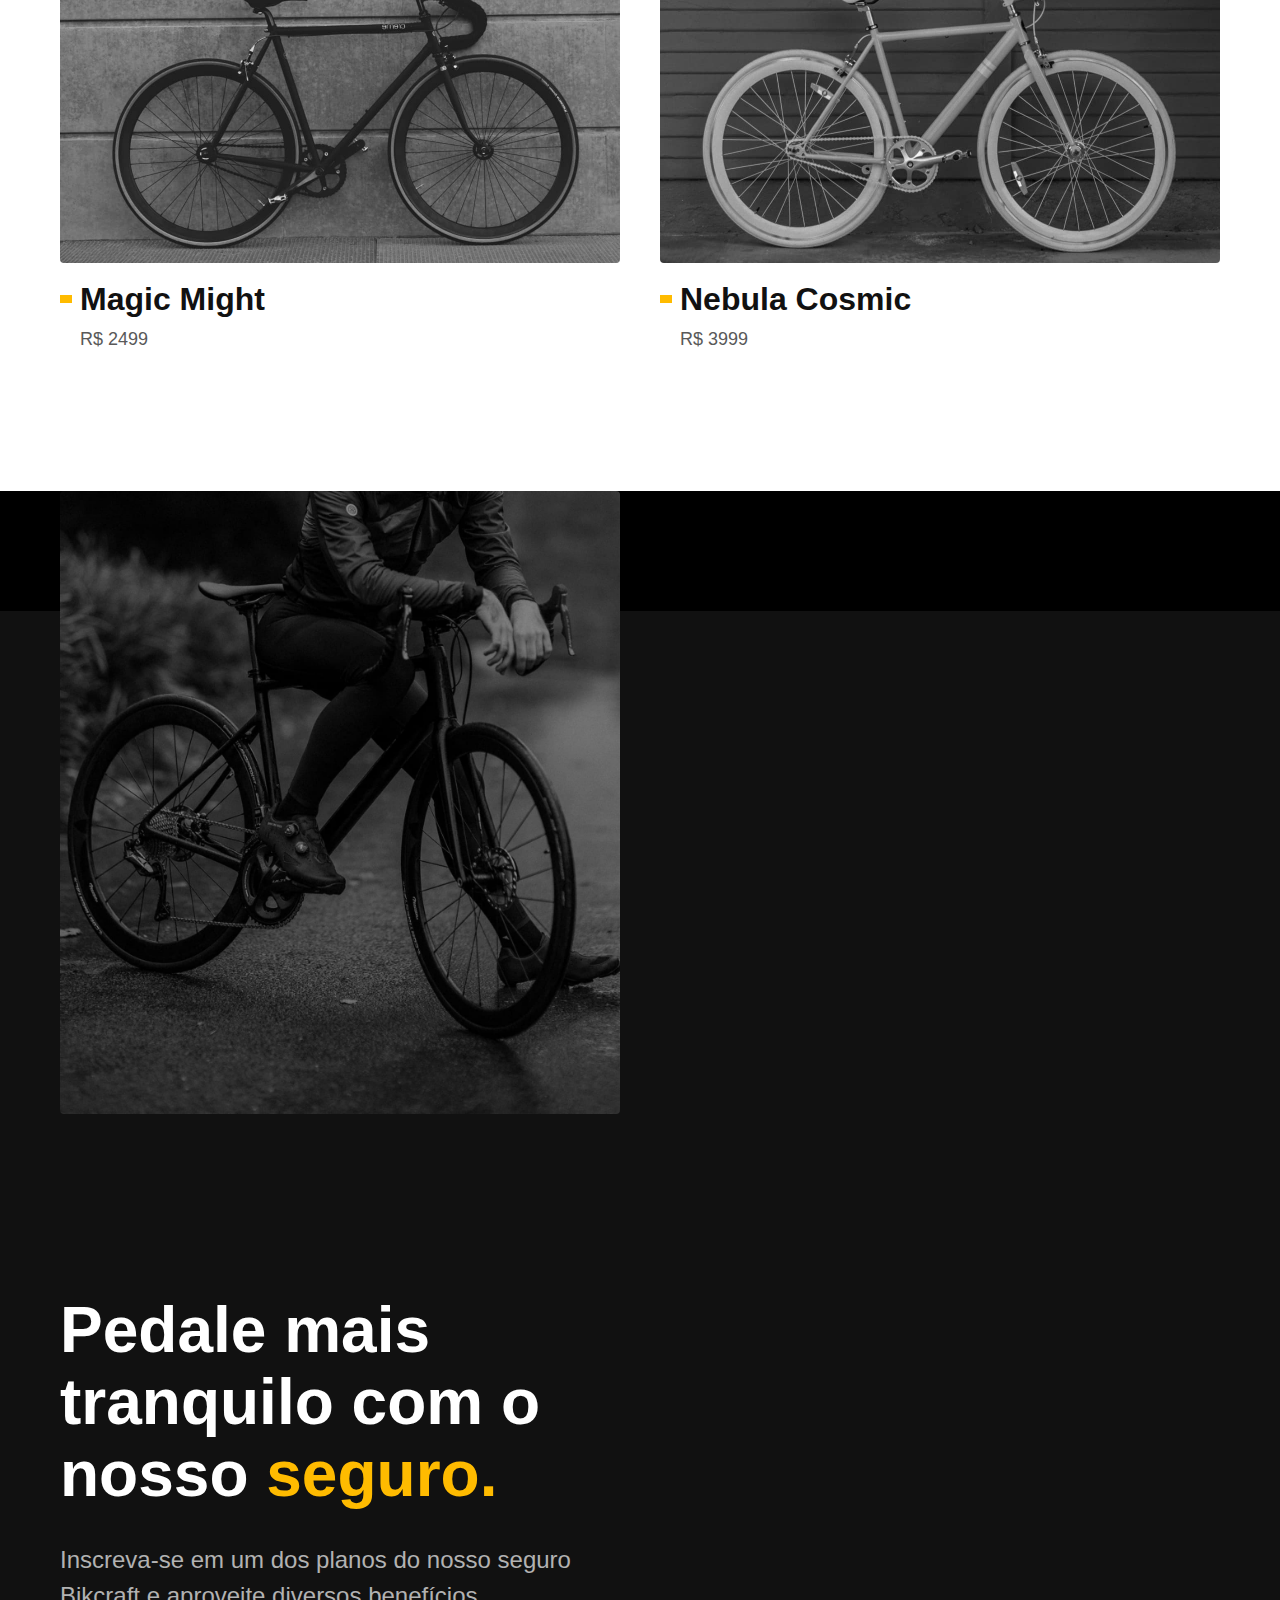
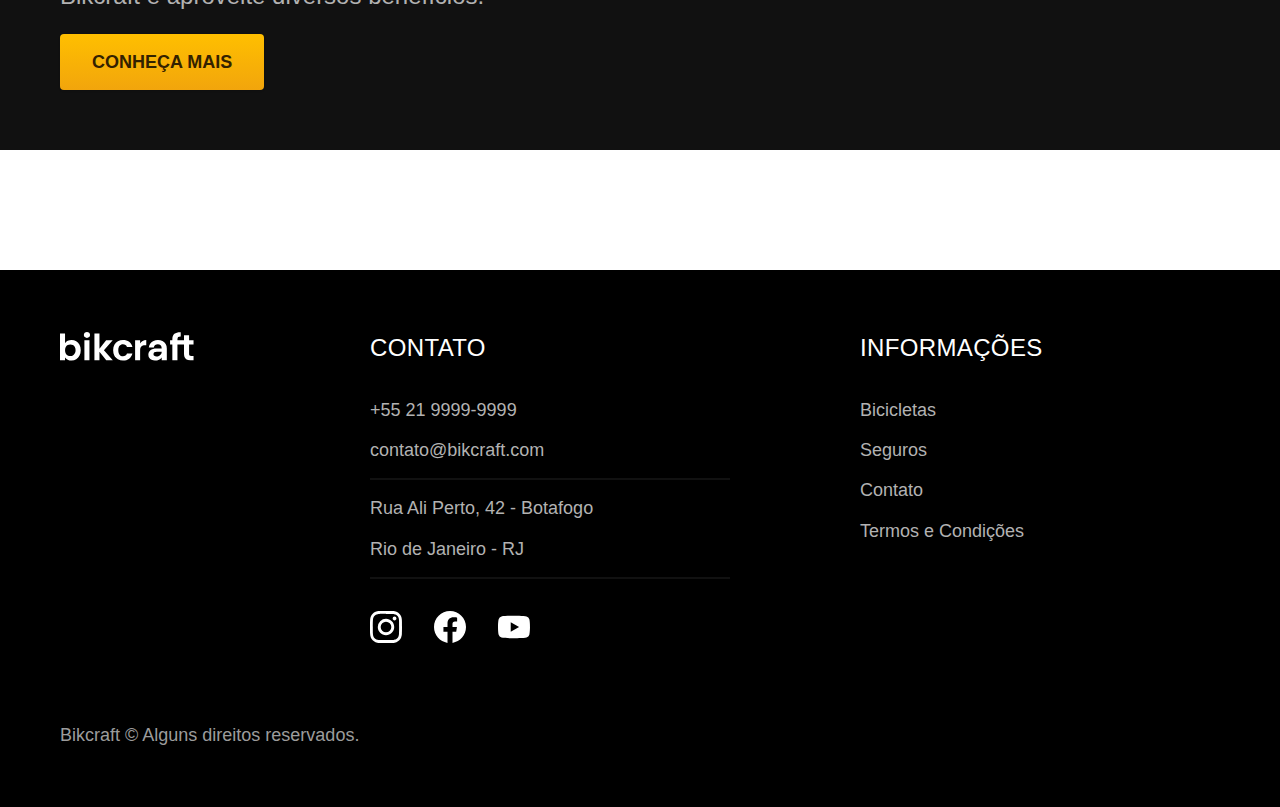
<file: bicicletas/nimbus.html>
<!DOCTYPE html>
<html lang="pt-br">

<head>
  <meta charset="UTF-8">
  <meta name="viewport" content="width=device-width, initial-scale=1.0">

  <title>Nimbus | Bikcraft</title>
  <meta name="description" content="Nimbus.">
  <link rel="icon" href="../img/bikcraft.svg" type="image/svg+xml">
  <link rel="stylesheet" href="../css/style.min.css">
  <script>
    document.documentElement.classList.add('js');
  </script>
</head>

<body id="bicicleta">
  <header class="header-bg">
    <div class="header container">
      <a href="../">
        <img src="../img/bikcraft.svg" alt="Bikcraft">
      </a>

      <nav aria-label="primaria">
        <ul class="header-menu font-1-m cor-0">
          <li><a href="../bicicletas.html">Bicicletas</a></li>
          <li><a href="../seguros.html">Seguros</a></li>
          <li><a href="../contato.html">Contato</a></li>
        </ul>
      </nav>
    </div>
  </header>

  <main class="titulo-bg">
    <div>
      <div class="titulo container">
        <p class="font-2-xl cor-5">R$ 4999</p>
        <h1 class="font-1-xxl cor-0">Nimbus Stark<span class="cor-p1">.</span></h1>
      </div>
    </div>
    <div class="bicicleta container">
      <div class="bicicleta-imagens">
        <img src="../img/bicicleta/nimbus1.jpg" alt="">
        <img src="../img/bicicleta/nimbus2.jpg" alt="">
        <img src="../img/bicicleta/nimbus3.jpg" alt="">
      </div>
      <div class="bicicleta-conteudo">
        <p class="font-2-l cor-5">A Nimbus Stark é a melhor Bikcraft já criada pela nossa equipe. Ela vem equipada com
          os melhores acessórios, o que garante maior velocidade.</p>
        <div class="bicicleta-comprar">
          <a class="botao" href="../orcamento.html?tipo=bikcraft&produto=nimbus">Comprar Agora</a>
          <span class="font-1-xs cor-6"><img src="../img/icones/entrega.svg" alt=""> entrega em 5 dias</span>
          <span class="font-1-xs cor-6"><img src="../img/icones/estoque.svg" alt=""> 18 em estoque</span>
        </div>

        <h2 class="font-1-xs cor-0">Informações</h2>
        <ul class="bicicleta-informacoes">
          <li>
            <img src="../img/icones/eletrica.svg" alt="">
            <h3 class="font-1-m cor-0">Motor Elétrico</h3>
            <p class="font-2-xs cor-5">Permite você viajar distâncias inimaginaveis com a sua bike.</p>
          </li>
          <li>
            <img src="../img/icones/velocidade.svg" alt="">
            <h3 class="font-1-m cor-0">50 km/h</h3>
            <p class="font-2-xs cor-5">A mais rápida bicicleta elétrica disponível hoje no mercado.</p>
          </li>
          <li>
            <img src="../img/icones/rastreador.svg" alt="">
            <h3 class="font-1-m cor-0">Rastreador</h3>
            <p class="font-2-xs cor-5">Rastreador e sistema anti-furto para garantir o seu sossego.</p>
          </li>
          <li>
            <img src="../img/icones/carbono.svg" alt="">
            <h3 class="font-1-m cor-0">Fibra de Carbono</h3>
            <p class="font-2-xs cor-5">Maior proteção possível para a sua Bikcraft com fibra de carbono.</p>
          </li>
        </ul>
        <h2 class="font-1-xs cor-0">Ficha Técnica</h2>
        <ul class="bicicleta-ficha font-2-s cor-4">
          <li>Peso <span>9 kg</span></li>
          <li>Altura <span>60 cm</span></li>
          <li>Largura <span>120 cm</span></li>
          <li>Profundidade <span>10 cm</span></li>
          <li>Marchas <span>16</span></li>
          <li>Roda <span>29</span></li>
        </ul>
      </div>
    </div>
  </main>

  <article class="bicicletas-lista container">
    <h2 class="container font-1-xxl">escolha a sua<span class="cor-p1">.</span></h2>

    <ul>
      <li>
        <a href="./magic.html">
          <img src="../img/bicicletas/magic.jpg" alt="Bicicleta preta">
          <h3 class="font-1-xl">Magic Might</h3>
          <span class="font-2-m cor-8">R$ 2499</span>
        </a>
      </li>
      <li>
        <a href="./nebula.html">
          <img src="../img/bicicletas/nebula.jpg" alt="Bicicleta preta">
          <h3 class="font-1-xl">Nebula Cosmic</h3>
          <span class="font-2-m cor-8">R$ 3999</span>
        </a>
      </li>
    </ul>
  </article>
  <article class="seguro-bg">
    <div class="seguro container">
      <div class="seguro-iamgem">
        <img src="../img/fotos/seguros.jpg" alt="Pessoa parada em cima de uma bicicleta.">
        <div class="seguro-conteudo">
          <h2 class="font-1-xxl cor-0">Pedale mais tranquilo com o nosso <span class="cor-p1">seguro.</span></h2>
          <p class="font-2-l cor-5">Inscreva-se em um dos planos do nosso seguro Bikcraft e aproveite diversos benefícios.</p>
          <a class="botao" href="../seguros.html">Conheça Mais</a>
        </div>
      </div>
    </div>
  </article>
  <footer class="footer-bg">
    <div class="footer container">
      <img src="../img/bikcraft.svg" alt="Bikcraft">
      <div class="footer-contato">
        <h3 class="font-2-l-b cor-0">Contato</h3>
        <ul class="font-2-m cor-5">
          <li><a href="tel:+552199999999">+55 21 9999-9999</a></li>
          <li><a href="mailto:contato@bikcraft.com">contato@bikcraft.com</a></li>
          <li>Rua Ali Perto, 42 - Botafogo</li>
          <li>Rio de Janeiro - RJ</li>
        </ul>
        <div class="footer-redes">
          <a href="../">
            <img src="../img/redes/instagram.svg" alt="Instagram">
          </a>
          <a href="../">
            <img src="../img/redes/facebook.svg" alt="Facebook">
          </a>
          <a href="../">
            <img src="../img/redes/youtube.svg" alt="Youtube">
          </a>
        </div>
      </div>
      <div class="footer-informacoes">
        <h3 class="font-2-l-b cor-0">Informações</h3>
        <nav>
          <ul class="font-1-m cor-5">
            <li><a href="../bicicletas.html">Bicicletas</a></li>
            <li><a href="../seguros.html">Seguros</a></li>
            <li><a href="../contato.html">Contato</a></li>
            <li><a href="../termos.html">Termos e Condições</a></li>
          </ul>
        </nav>
      </div>
      <p class="footer-copy font-2-m cor-6">Bikcraft © Alguns direitos reservados.</p>
    </div>
  </footer>
  <script src="../js/script.js"></script>
</body>

</html>
</file>
<file: css/style.min.css>
body{margin:0;font-family:Arial,Helvetica,sans-serif;color:#111}blockquote,dd,h1,h2,h3,h4,p,ul{margin:0}ul{padding:0;list-style:none}a{text-decoration:none;color:inherit}img{max-width:100%;display:block;height:auto}img[src$=".jpg"]{border-radius:4px}.font-1-xs{font:400 0.75rem/1.35 Poppins,sans-serif}.font-2-xs{font:400 0.875rem/1.43 Roboto,sans-serif}.font-1-s{font:400 1rem/1.5 Poppins,sans-serif}.font-2-s{font:400 1rem/1.5 Roboto,sans-serif}.font-1-m,.font-1-m-b{font:400 1.125rem/1.35 Poppins,sans-serif}.font-1-m-b{font-weight:600}.font-2-m{font:500 1.125rem/1.35 Roboto,sans-serif}.font-1-l{font:400 1.5rem/1.5 Poppins,sans-serif}.font-2-l,.font-2-l-b{font:400 1.5rem/1.5 Roboto,sans-serif}.font-2-l-b{font-weight:500;letter-spacing:.015em;text-transform:uppercase}.font-1-xl{font:600 2rem/1.25 Poppins,sans-serif}.font-2-xl{font:500 2rem/1.25 Roboto,sans-serif}.font-1-xxl{font:600 4rem/1.125 Poppins,sans-serif}@media (max-width:1200px){.font-1-xxl{font-size:3rem}.font-2-l,.font-2-l-b{font-size:1.125rem}}@media (max-width:800px){.font-1-xxl{font-size:2rem}.font-1-xl,.font-2-xl{font-size:1.5rem}}:root{--cor-0:#ffffff;--cor-1:#f7f7f7;--cor-2:#ededed;--cor-3:#dedede;--cor-4:#cccccc;--cor-5:#b2b2b2;--cor-6:#9c9c9c;--cor-7:#717171;--cor-8:#595959;--cor-9:#404040;--cor-10:#2e2e2e;--cor-11:#111111;--cor-12:#000000;--cor-p1:#ffbb00;--cor-p2:#e4a30b;--cor-p3:#a66f00;--cor-p4:#664400;--cor-p5:#332200}.cor-0{color:var(--cor-0)}.cor-1{color:var(--cor-1)}.cor-2{color:var(--cor-2)}.cor-3{color:var(--cor-3)}.cor-4{color:var(--cor-4)}.cor-5{color:var(--cor-5)}.cor-6{color:var(--cor-6)}.cor-7{color:var(--cor-7)}.cor-8{color:var(--cor-8)}.cor-9{color:var(--cor-9)}.cor-10{color:var(--cor-10)}.cor-11{color:var(--cor-11)}.cor-12{color:var(--cor-12)}.cor-p1{color:var(--cor-p1)}.cor-p2{color:var(--cor-p2)}.cor-p3{color:var(--cor-p3)}.cor-p4{color:var(--cor-p4)}.cor-p5{color:var(--cor-p5)}.js .fadeInDown{transform:translate3d(0,-20px,0)}.js .fadeInUp{transform:translate3d(0,20px,0)}.js .fadeInRight{transform:translate3d(20px,0,0)}.js .fadeInLeft{transform:translate3d(-20px,0,0)}.js [data-anime]{opacity:0}.js .anime{opacity:1;transform:none;transition:transform .8s,opacity .8s}.header-bg{background-color:var(--cor-12)}.header{display:flex;flex-wrap:wrap;gap:20px;justify-content:space-between;align-items:center;padding-top:20px;padding-bottom:20px}.header-menu{display:flex;flex-wrap:wrap;gap:40px}.header-menu a{display:inline-block;padding:16px 0;position:relative}.header-menu a:after{content:"";display:block;height:2px;width:0;background:var(--cor-0);margin-top:4px;transition:.3s;position:absolute}.header-menu a.ativo::after,.header-menu a:hover:after{width:100%}@media (max-width:800px){.header-menu{gap:20px}.header-menu a{background:var(--cor-11);padding:12px 16px;border-radius:4px}.header-menu a:hover{background-color:var(--cor-10)}.header a:after{display:none}}@media (max-width:600px){.header-menu{gap:12px}.header-menu a{padding:8px 12px;font-size:14px}}.footer-bg{background-color:var(--cor-12)}.footer{display:grid;grid-template-columns:3fr 5fr 4fr;gap:40px;padding-top:60px;padding-bottom:60px}.footer h3{margin-bottom:32px}.footer-contato ul{margin-bottom:32px}.footer-contato li:nth-child(2n):after{content:"";display:block;max-width:360px;height:2px;background:var(--cor-11);margin-top:16px}.footer li{margin-bottom:16px}.footer-redes{display:flex;gap:32px}.footer a:hover{color:var(--cor-0)}.footer-copy{grid-column:1/-1;margin-top:40px}@media (max-width:800px){.footer>img{display:none}.footer{grid-template-columns:1fr 1fr}}@media (max-width:600px){.footer{grid-template-columns:1fr;gap:60px}.footer-copy{margin-top:0}}.container{box-sizing:border-box;max-width:1200px;padding-left:20px;padding-right:20px;margin-left:auto;margin-right:auto}.botao{display:inline-block;padding:16px 32px;background:linear-gradient(#ffbf00,#f2a50c);border-radius:4px;box-shadow:0 1px 2px rgba(0,0,0,.1);text-transform:uppercase;color:var(--cor-p5);font:600 1.125rem/1.35 Poppins,sans-serif;max-width:max-content;border:none;cursor:pointer}.botao:hover{background:linear-gradient(#ffb60d,#e59317)}.botao.secundario{background:var(--cor-10);color:var(--cor-2)}.botao.secundario:hover{background:var(--cor-9)}.botao.seta{display:flex;align-items:center}.botao.seta::after{content:"";display:inline-block;width:18px;height:10px;margin-left:12px;background:url("../img/icones/seta.svg");transition:transform .2s}.botao.seta:hover::after{transform:translateX(4px)}@media (max-width:600px){.botao{padding:12px 16px;font-size:1rem}}.link{display:inline-block;color:var(--cor-p1);font:500 1.5rem/1.5 Poppins,sans-serif;text-transform:uppercase}.link::after{content:"";display:block;width:100%;height:4px;background-color:currentColor}.link:hover{color:var(--cor-0)}.titulo{background:url("../img/dec/top-right.svg") no-repeat top right 20px}.titulo-bg{padding-top:60px;padding-bottom:60px;background-color:var(--cor-11)}.titulo p{margin-bottom:4px}@media (max-width:800px){.titulo-bg{padding-top:40px;padding-bottom:40px}.titulo p{font-size:1rem;text-transform:lowercase;font-weight:400}}.form{display:grid;grid-template-columns:1fr 1fr;gap:20px}.form label{display:block;font:400px 1rem/1.5 Poppins,sans-serif;margin-bottom:4px}.form .col-2{grid-column:span 2}.form input[type=email],.form input[type=text],.form textarea{font:400 1rem/1.5 Roboto,sans-serif;background:var(--cor-1);border:1px solid var(--cor-2);padding:12px;border-radius:4px;width:100%;box-sizing:border-box}.form input[type=email]:focus,.form input[type=text]:focus,.form textarea:focus{outline:0;border-color:var(--cor-p1);background:var(--cor-0);box-shadow:0 0 0 2px #fea}@media (max-width:600px){.form{grid-template-columns:1fr}.form .col-2{grid-column:1}}.introducao-bg{background:var(--cor-12) url("../img/dec/bottom-left.svg") no-repeat bottom 160px left 20px;box-shadow:inset 0 -120px var(--cor-0)}.introducao{display:grid;grid-template-columns:1fr 1fr;gap:0 40px}.introducao-conteudo{align-self:end;padding-bottom:200px}.introducao img{width:100%;height:100%;object-fit:cover;border-radius:4px}.introducao h1{margin-bottom:32px}.introducao p{margin-bottom:20px}@media (max-width:800px){.introducao-bg{background:var(--cor-11);padding-top:40px;box-shadow:inset 0 -60px #fff}.introducao{grid-template-columns:1fr;gap:32px}.introducao-conteudo{padding-bottom:0}.introducao h1{margin-bottom:16px}.introducao img{height:300px;width:100%}}.tecnologia-bg{background-color:var(--cor-11);box-shadow:inset 0 80px var(--cor-0),inset 0 -80px var(--cor-0)}.tecnologia{display:grid;grid-template-columns:1fr 1fr;gap:40px}.tecnologia-imagem img{width:100%;height:100%;object-fit:cover;object-position:left}.tecnologia-conteudo{padding-top:160px;padding-bottom:160px}.tecnologia-conteudo>span{display:block;margin-bottom:20px}.tecnologia-conteudo h2{margin-bottom:32px}.tecnologia-conteudo>p{margin-bottom:20px}.tecnologia a{margin-bottom:80px}.tecnologia-vantagens{display:flex;gap:40px}.tecnologia-vantagens h3{margin-bottom:8px;width:max-content}.tecnologia-vantagens img{width:24px;margin-bottom:8px}@media (max-width:800px){.tecnologia-bg{box-shadow:initial}.tecnologia{grid-template-columns:1fr}.tecnologia-conteudo{padding-top:60px;padding-bottom:60px}.tecnologia-imagem{display:none}.tecnologia a{margin-bottom:60px}}@media (max-width:600px){.tecnologia-vantagens{flex-direction:column}}.parceiros{padding-top:60px;padding-bottom:120px}.parceiros h2{margin-bottom:60px}.parceiros ul{padding:0 20px;max-width:1400px;display:grid;grid-template-columns:repeat(4,1fr);margin:0 auto}.parceiros li{display:flex;padding:32px;border-left:2px solid var(--cor-2)}.parceiros img{margin:auto}.parceiros li:first-child,.parceiros li:nth-child(5){border-left:none}.parceiros li:nth-child(n+5){border-top:2px solid var(--cor-2)}@media (max-width:800px){.parceiros{padding-bottom:60px}.parceiros h2{margin-bottom:20px}.parceiros ul{grid-template-columns:repeat(2,1fr)}.parceiros li:nth-child(n+3){border-top:2px solid var(--cor-2)}.parceiros li:nth-child(odd){border-left:none}}.depoimento{display:grid;grid-template-columns:1fr 1fr;background-color:var(--cor-p1);overflow:hidden}.depoimento img{width:100%;height:100%;object-fit:cover;border-radius:0}.depoimento-conteudo{padding:40px 40px 80px 80px;align-self:end;background:url("../img/dec/bottom-right-p.svg") no-repeat bottom 40px right 40px}.depoimento-conteudo p{max-width:32ch;font-family:Merriweather,serif;font-style:italic;font-weight:900;margin-bottom:32px;position:relative}.depoimento p::after,.depoimento p::before{font-size:5rem;color:var(--cor-p2);position:absolute}.depoimento p::before{content:"“";left:-50px;top:-20px}.depoimento p::after{content:"”"}@media (max-width:800px){.depoimento{grid-template-columns:1fr;text-align:center}.depoimento img{max-height:200px}.depoimento-conteudo{padding:40px 20px;margin:auto}}@media (min-width:1200px){.depoimento img{max-height:520px}}.bicicletas-lista{padding-top:60px;padding-bottom:120px}.bicicletas-lista h2{margin-bottom:40px}.bicicletas-lista ul{display:flex;gap:40px;padding:0 20px 20px 20px;max-width:1400px;margin-left:auto;margin-right:auto;overflow-x:auto}#bicicleta .bicicletas-lista ul{padding:0 0 20px 0}.bicicletas-lista li{flex:1;min-width:280px}.bicicletas-lista a{display:block}.bicicletas-lista img{margin-bottom:16px}.bicicletas-lista h3{margin-bottom:8px;display:flex;align-items:center}.bicicletas-lista h3::before{content:"";display:inline-block;height:8px;width:12px;margin-right:8px;background-color:var(--cor-p1);transition:width .2s}.bicicletas-lista a:hover h3::before{width:24px}.bicicletas-lista li span{padding-left:20px}@media (max-width:800px){.bicicletas-lista{padding-bottom:60px}.bicicletas-lista ul{gap:20px}}.bicicletas-bg{background:linear-gradient(to right,var(--cor-0) 30%,var(--cor-11) 0)}.bicicletas{display:grid;grid-template-columns:1fr 1fr;gap:40px;padding-top:60px;padding-bottom:60px;background:url("../img/dec/top-right.svg") no-repeat top 40px right 20px}.bicicletas-imagem{display:grid}.bicicletas-imagem img{grid-area:1/1}.bicicletas-imagem span{grid-area:1/1;place-self:start end;margin-top:20px;background:var(--cor-12);display:inline-block;padding:8px 16px 8px 8px;border-radius:4px 0 0 4px}.bicicletas-conteudo{display:grid;grid-template-columns:1fr auto;align-content:start}.bicicletas h2,.bicicletas p{grid-column:1/-1}.bicicletas h2{margin-bottom:20px}.bicicletas h2::before{content:"";display:block;width:12px;height:8px;background-color:var(--cor-p1);margin-bottom:8px}.bicicletas p{margin-bottom:32px}.bicicletas a{place-self:end}.bicicletas li{display:flex;align-items:center}.bicicletas ul{display:grid;gap:16px}.bicicletas-conteudo img{width:24px;margin-right:8px}@media (max-width:800px){.bicicletas-bg{background:var(--cor-11)}.bicicletas{grid-template-columns:1fr;gap:20px;padding-top:40px;padding-bottom:40px}}@media (max-width:600px){.bicicletas-conteudo{grid-template-columns:1fr}.bicicletas ul{font-size:1rem;grid-template-columns:1fr 1fr;margin-bottom:32px}.bicicletas a{place-self:start}}.bicicleta{display:grid;grid-template-columns:1fr 1fr;align-items:start;gap:40px;padding-top:60px;padding-bottom:60px}#bicicleta .titulo p{text-transform:uppercase}.bicicleta-imagens{display:flex;flex-wrap:wrap;gap:20px}.bicicleta-imagens img{flex:1;min-width:200px}.bicicleta-imagens img:first-child{min-width:100%}.bicicleta-conteudo>p{margin-bottom:32px}.bicicleta-comprar{display:grid;grid-template-columns:max-content auto;align-items:center;justify-items:start;gap:8px 12px;margin-bottom:40px}.bicicleta-comprar a{grid-row:span 2}.bicicleta-comprar span{display:flex;align-items:center;background-color:var(--cor-12);gap:8px;padding:4px 8px;border-radius:4px}.bicicleta-conteudo h2{text-transform:uppercase;letter-spacing:.015em;margin-bottom:12px}.bicicleta-ficha,.bicicleta-informacoes{padding:32px;background-color:var(--cor-12);border-radius:4px}.bicicleta-informacoes{margin-bottom:40px;display:grid;grid-template-columns:1fr 1fr;gap:32px}.bicicleta-informacoes img{width:24px;margin-bottom:8px}.bicicleta-informacoes h3{margin-bottom:8px}.bicicleta-ficha li{padding:4px 0;display:flex;justify-content:space-between;border-bottom:1px solid var(--cor-11)}.bicicleta-ficha li:last-child{border-bottom:none}.bicicleta-ficha span{color:var(--cor-6)}@media (max-width:800px){.bicicleta{grid-template-columns:1fr;padding-top:40px;padding-bottom:40px}.bicicleta-imagens{grid-row:2}}@media (max-width:400px){.bicicleta-informacoes{grid-template-columns:1fr}.bicicleta-comprar{grid-template-columns:1fr}}.seguro-bg{background-color:var(--cor-11);box-shadow:inset 0 -120px var(--cor-0),inset 0 120px var(--cor-12)}.seguro{display:grid;grid-template-columns:1fr 1fr;gap:40px}.seguro-imagem img{width:100%;height:100%;object-fit:cover}.seguro-conteudo{padding-top:180px;padding-bottom:180px}.seguro h2{margin-bottom:32px}.seguro p{margin-bottom:20px}@media (max-width:800px){.seguro-bg{box-shadow:inset 0 -60px var(--cor-12)}.seguro{grid-template-columns:1fr}.seguro-conteudo{grid-row:1;padding-top:40px;padding-bottom:0}}.seguros-bg{background:var(--cor-11)}.seguros{padding-top:60px;padding-bottom:60px;display:grid;grid-template-columns:1fr 1fr;gap:40px;align-items:center}#seguros .seguros{padding-top:0}.seguros h2{grid-column:1/-1}.seguros-item{background-color:var(--cor-12);padding:32px 32px 32px 60px;display:grid;grid-template-columns:1fr auto;border-radius:4px}.seguros-item h3{margin-bottom:40px}.seguros-item span{grid-column:2;display:block;text-align:right}.seguros-item ul{grid-column:1/-1;margin-bottom:32px}.seguros-item li{display:flex;align-items:center;position:relative}.seguros-item li+li{margin-top:20px}.seguros-item li::before{content:"";display:inline-block;width:13px;height:9px;background-image:url("../img/icones/lista.svg");position:absolute;left:-21px}.seguros-item a{grid-column:1/-1}@media (max-width:800px){.seguros{grid-template-columns:1fr}}.vantagens-bg{background-color:var(--cor-12)}.vantagens{padding-top:120px;padding-bottom:120px}.vantagens h2{margin-bottom:60px}.vantagens ul{display:grid;grid-template-columns:repeat(auto-fit,minmax(280px,max-content));gap:40px 80px}.vantagens h3,.vantagens img{margin-bottom:8px}@media (max-width:800px){.vantagens{padding-top:60px;padding-bottom:60px}.vantagens h2{margin-bottom:40px}.vantagens ul{gap:20px}}.perguntas{padding-top:120px;padding-bottom:120px}.perguntas h2{margin-bottom:60px}.perguntas dl>div{padding:20px;border-radius:4px}.perguntas dl>div:nth-child(odd){background-color:var(--cor-1)}.perguntas button{display:grid;grid-template-columns:auto 1fr auto;align-items:center;gap:8px;cursor:pointer;border:none;background:0 0;width:100%;text-align:left}.perguntas button::before{content:"";display:inline-block;width:12px;height:8px;background-color:var(--cor-p1)}.perguntas button::after{content:"";display:inline-block;width:14px;height:6px;background:url("../img/icones/seta-abrir.svg");transition:.3s}.perguntas button:hover::after,.perguntas button[aria-expanded=true]::after{transform:rotate(180deg)}.js .perguntas dd{display:none}.js .perguntas dd.ativa{display:block}.perguntas dd{padding-left:20px;padding-top:16px;max-width:80ch}@media (max-width:800px){.perguntas{padding-top:60px;padding-bottom:60px}.perguntas h2{margin-bottom:40px}}#contato{background:linear-gradient(var(--cor-11) 600px,var(--cor-1) 0)}.contato{display:grid;grid-template-columns:5fr 7fr}.contato-dados,.contato-formulario{padding:60px;box-shadow:0 1px 2px rgba(0,0,0,.1);margin-bottom:200px}.contato-dados{background:var(--cor-12) url("../img/dec/bottom-left.svg") no-repeat bottom 20px left 20px;border-radius:5px 0 0 5px}.contato-formulario{border-radius:0 5px 5px 0;background:var(--cor-0) url("../img/dec/bottom-right.svg") no-repeat right 20px left 20px}.contato-dados h2{margin-bottom:60px}.contato-endereco{margin-bottom:32px;padding-left:28px;background:url("../img/icones/local.svg") no-repeat 0 2px}.contato-endereco p{margin-bottom:8px}.contato-meios a{display:block;max-width:max-content;margin-bottom:8px;padding-left:28px}.contato-meios a:hover{color:var(--cor-0)}.contato-meios a:first-child{background:url("../img/icones/email.svg") no-repeat 0 2px}.contato-meios a:nth-child(2){margin-bottom:32px}.contato-meios a:nth-child(3){background:url("../img/icones/telefone.svg") no-repeat 0 2px;margin-bottom:60px}.contato-redes{display:flex;gap:32px;padding-left:28px}@media (max-width:800px){.contato{grid-template-columns:1fr}.contato-dados,.contato-formulario{padding:20px}.contato-dados{border-radius:5px 5px 0 0;background:var(--cor-12)}.contato-formulario{border-radius:0 0 5px 5px}.contato-dados h2,.contato-meios a:nth-child(3){margin-bottom:32px}.contato-redes a:nth-child(3){margin-bottom:12px}}.lojas{display:grid;grid-template-columns:1fr 1fr;gap:0 40px;padding-top:120px;padding-bottom:120px}.lojas h2{grid-column:1/-1;margin-bottom:60px}.lojas img{border-radius:4px 4px 0 0}.lojas-item{border-radius:4px;background:var(--cor-0);box-shadow:0 1px 2px rgba(0,0,0,.1)}.lojas-conteudo{display:grid;grid-template-columns:1fr 1fr;gap:32px 16px;padding:32px}.lojas-conteudo h3,.lojas-tempo{grid-column:1/-1}.lojas-dados{display:grid;gap:8px;border-left:2px solid var(--cor-2);padding-left:12px}.lojas-tempo{display:flex;align-items:center;gap:8px}@media (max-width:800px){.lojas{gap:20px;padding-top:60px;padding-bottom:60px}.lojas h2{margin-bottom:32px}.lojas-conteudo{grid-template-columns:1fr}}@media (max-width:600px){.lojas{grid-template-columns:1fr}}#orcamento{background:linear-gradient(var(--cor-11) 600px,var(--cor-1) 0)}.orcamento{display:grid;grid-template-columns:5fr 7fr;padding-bottom:120px}.orcamento h2{text-transform:uppercase;position:relative;display:flex;align-items:center}.orcamento h2::before{content:"";display:inline-block;width:4px;height:8px;background-color:var(--cor-p1);position:absolute;left:-12px}.orcamento-dados,.orcamento-produto{padding:60px;box-shadow:0 1px 2px rgba(0,0,0,.1)}.orcamento-produto{border-radius:5px 0 0 5px;background:var(--cor-12) url("../img/dec/bottom-left.svg") no-repeat bottom 20px left 20px;display:grid;grid-template-columns:1fr 1fr;gap:20px;align-content:start}.orcamento-produto>*{grid-column:1/-1}.orcamento-produto>label{grid-column:initial}.orcamento-produto label{font:400 1rem/1.5 Poppins,sans-serif;color:var(--cor-4);background-color:var(--cor-10);padding:12px 16px;border-radius:4px;cursor:pointer;display:grid;grid-template-columns:auto 1fr auto;align-items:center;border:1px solid var(--cor-10)}.orcamento-produto input:checked+label{background:var(--cor-0);color:var(--cor-11)}.orcamento-produto label::before{content:"";display:inline-block;box-sizing:border-box;width:12px;height:12px;border:1px solid var(--cor-6);border-radius:50%;margin-right:8px}.orcamento-produto input:checked+label::before{border-color:var(--cor-7);box-shadow:inset 0 0 0 3px var(--cor-0),inset 0 0 0 6px var(--cor-7)}.orcamento-produto label:hover{background-color:var(--cor-9);border-color:var(--cor-9)}.orcamento-produto input:focus+label{box-shadow:0 0 0 2px var(--cor-p1);border-color:var(--cor-12)}.orcamento-produto label span{display:none}.orcamento-produto input:checked+label span{display:inline-block}.orcamento-produto input{opacity:0;position:absolute;pointer-events:none}.orcamento-dados{border-radius:0 5px 5px 0;background:var(--cor-0) url("../img/dec/bottom-right.svg") no-repeat bottom 20px right 20px}.orcamento-conteudo{display:none}.orcamento-conteudo h2,.orcamento-dados h2:nth-of-type(n+2){margin-top:20px}#bikcraft:checked~#orcamento-bikcraft,#seguro:checked~#orcamento-seguro{display:grid;gap:20px}.orcamento-detalhes{display:none;background:var(--cor-0);padding:20px;grid-template-columns:1fr 1fr;border-radius:4px;align-items:center}.orcamento-detalhes li{display:flex;align-items:center;margin-bottom:8px}.orcamento-detalhes li img{width:16px;margin-right:8px}.orcamento-produto input:checked+label+.orcamento-detalhes{display:grid}@media (max-width:1200px){.orcamento-dados,.orcamento-produto{padding:32px}}@media (max-width:800px){.orcamento{grid-template-columns:1fr}.orcamento-produto{border-radius:5px 5px 0 0;background:var(--cor-12)}.orcamento-dados{border-radius:0 0 5px 5px}}@media (max-width:400px){.orcamento-produto{grid-template-columns:1fr}}.termos{padding-top:80px;padding-bottom:80px}.termos h2{font-weight:600;margin-bottom:20px}.termos p+h2{margin-top:40px}.termos p{max-width:75ch;margin-bottom:24px}
</file>
